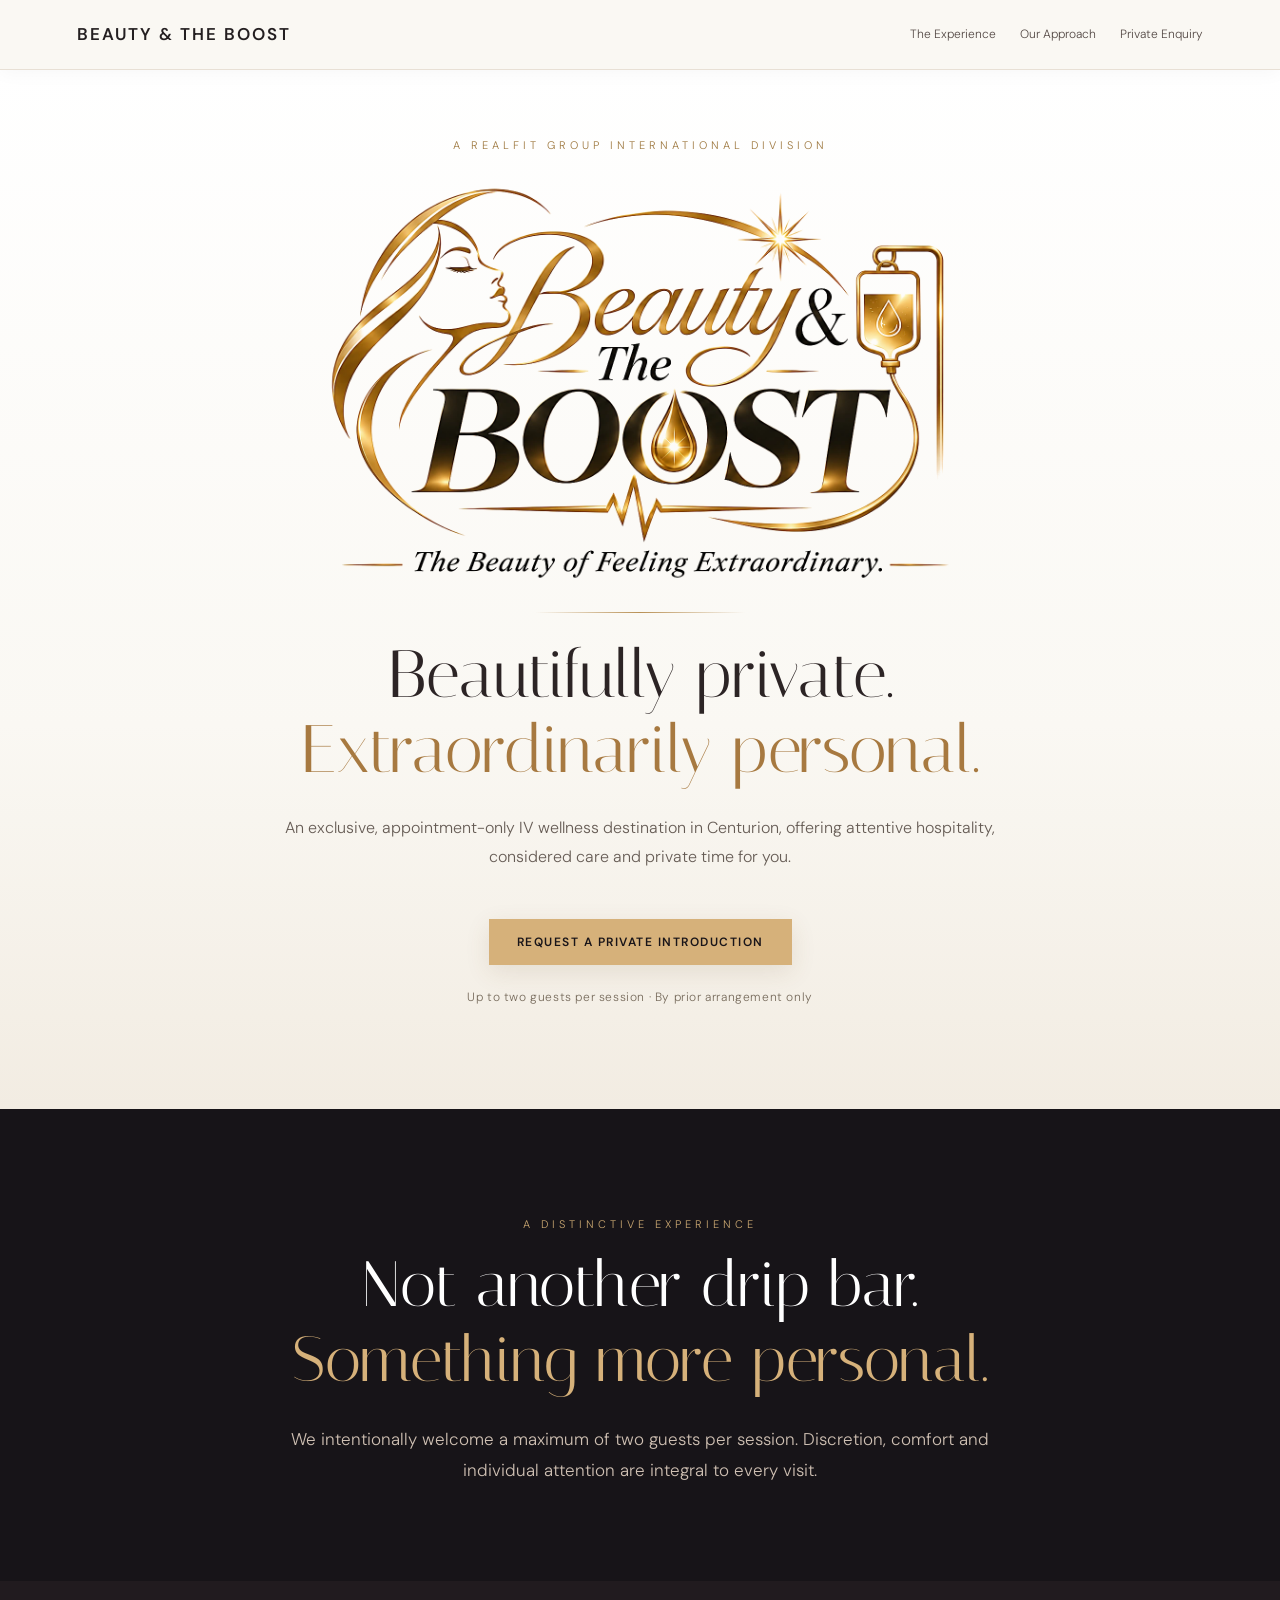
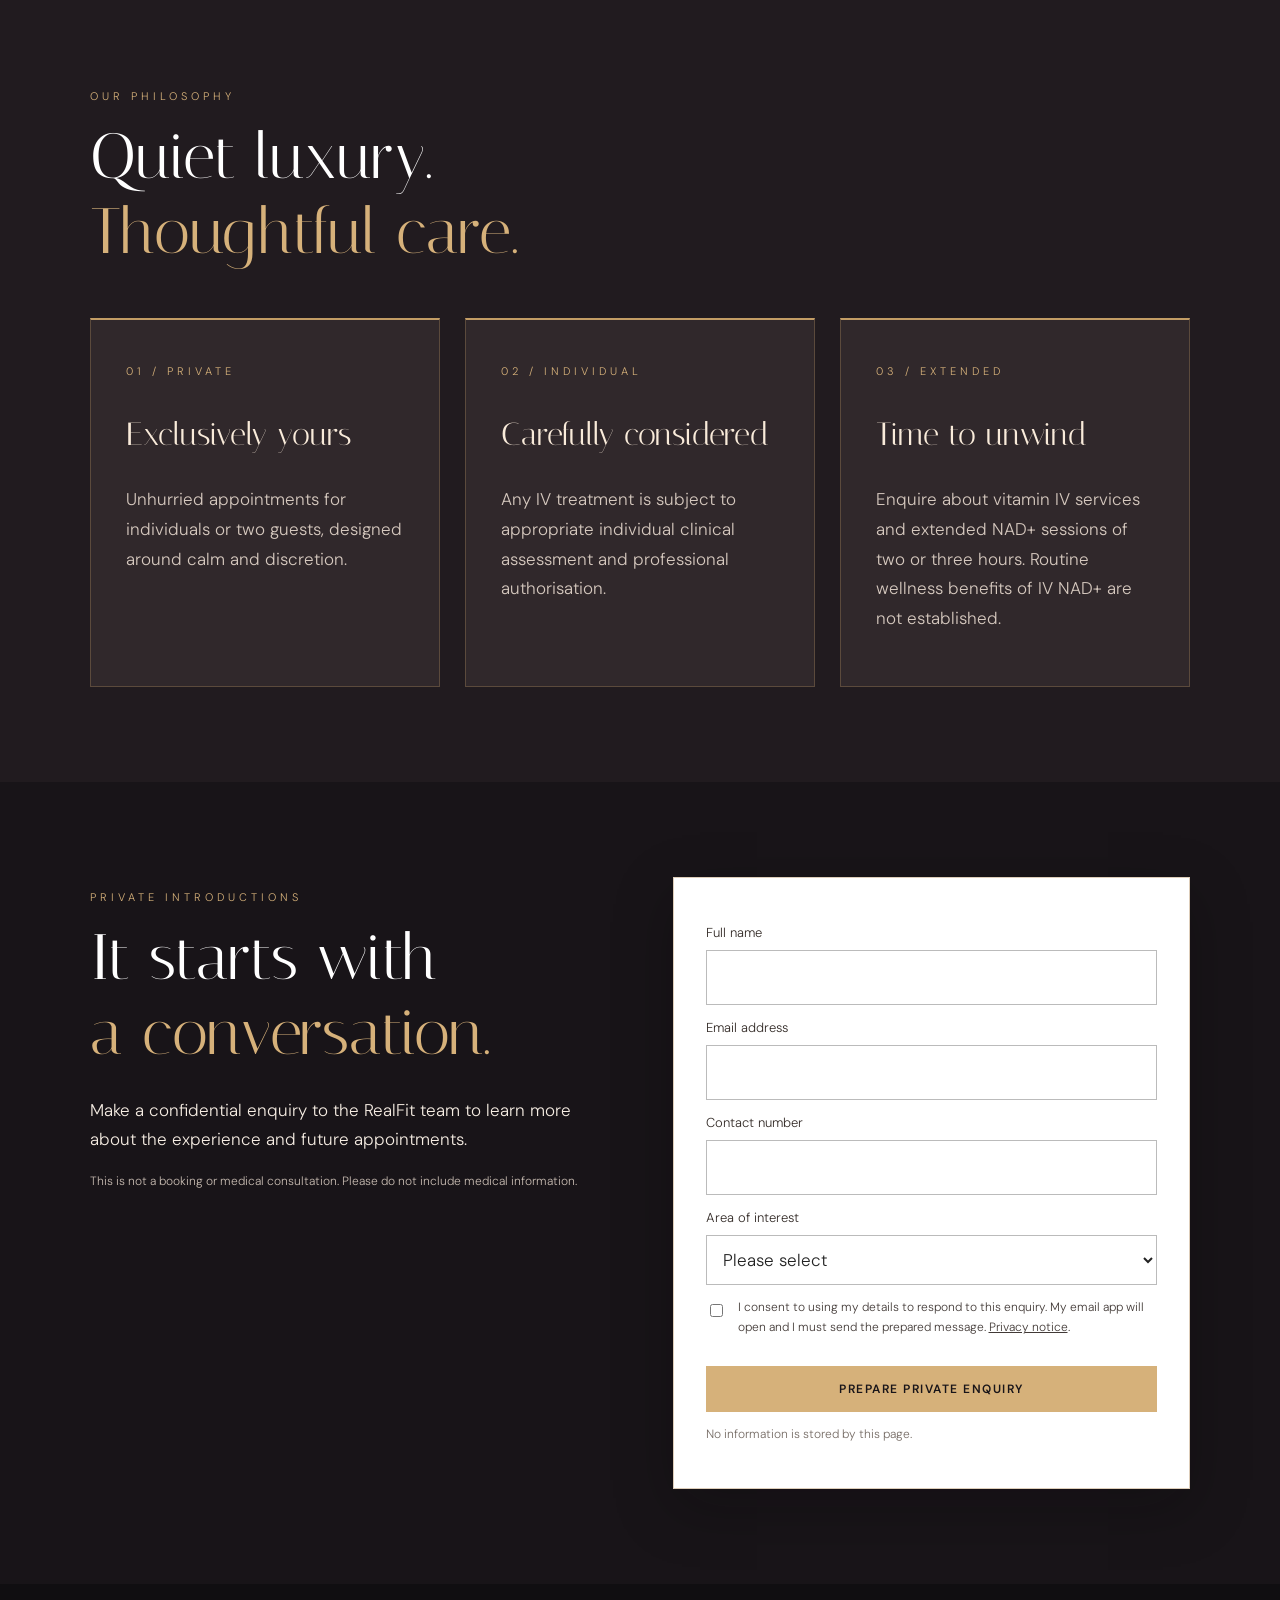
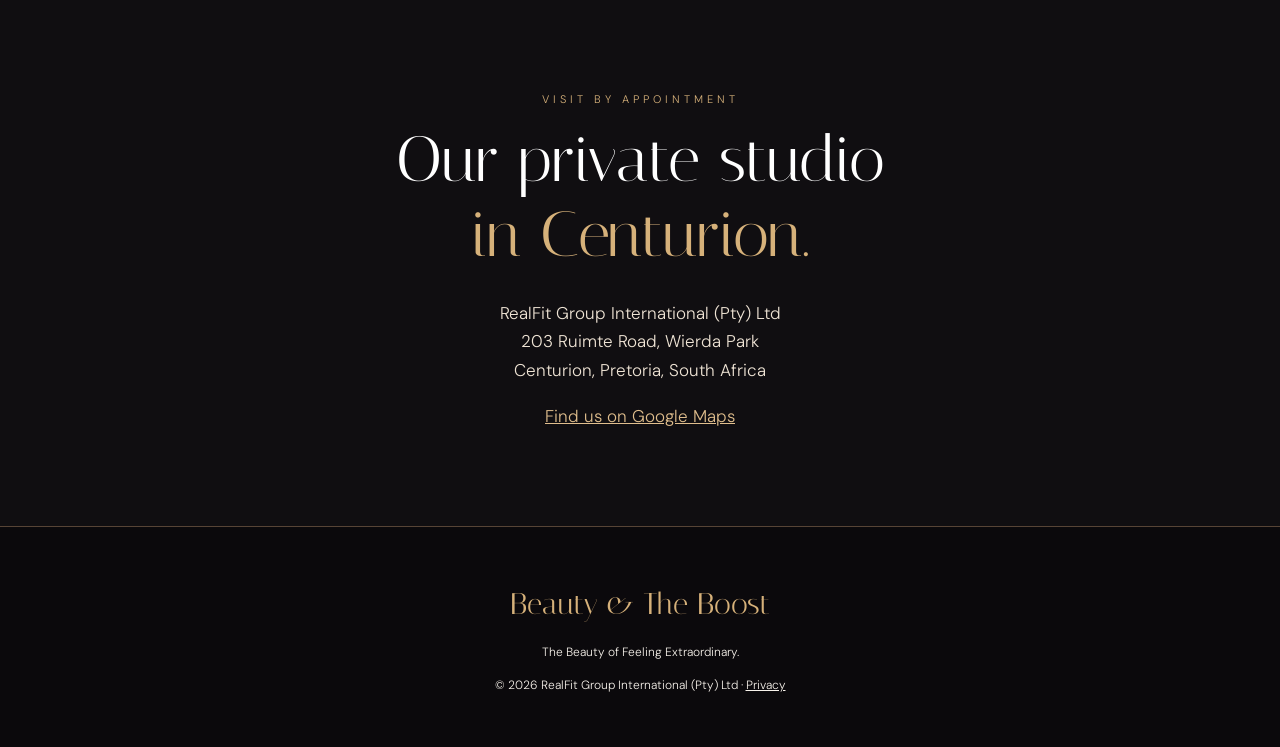
<file: beauty-and-the-boost-site/index.html>
<!doctype html><html lang="en"><head><meta charset="utf-8"><meta name="viewport" content="width=device-width,initial-scale=1"><meta name="description" content="Beauty & The Boost private IV wellness experiences by RealFit Group International, Centurion."><title>Beauty & The Boost | The Beauty of Feeling Extraordinary</title><link href="https://fonts.googleapis.com/css2?family=DM+Sans:wght@300;400;500;600&family=Italiana&display=swap" rel="stylesheet"><style>:root{--g:#d6b17a;--d:#161319;--w:#f6f0e7}*{box-sizing:border-box}html{scroll-behavior:smooth}body{margin:0;background:var(--d);color:var(--w);font:300 17px/1.7 'DM Sans',sans-serif}a{color:inherit}header{display:flex;align-items:center;justify-content:space-between;gap:20px;padding:20px 6%;border-bottom:1px solid #59483c}header>a{font-weight:600;color:var(--g);text-decoration:none;letter-spacing:2px}nav{display:flex;gap:24px}nav a{font-size:12px;text-decoration:none}.ey{font-size:11px;letter-spacing:4px;text-transform:uppercase;color:var(--g)}h1,h2,h3,.brand{font-family:Italiana,Georgia,serif;font-weight:400;line-height:1.17}h1{font-size:clamp(54px,8vw,110px);margin:25px 0}h2{font-size:clamp(38px,5vw,65px);margin:14px 0 26px}h3{font-size:32px}em{font-style:normal;color:var(--g)}.hero{padding:110px 22px;min-height:83vh;text-align:center;background:radial-gradient(ellipse at top,#4d372d,#171319 65%)}.brand{font-size:clamp(36px,5vw,70px);color:var(--g);margin:20px auto}.tagline{font:italic 19px Georgia,serif;letter-spacing:1px}.line{height:1px;background:var(--g);max-width:160px;margin:30px auto}.desc{max-width:660px;margin:25px auto}.btn{display:inline-block;margin-top:22px;padding:14px 27px;background:var(--g);border:1px solid var(--g);color:#191519;text-transform:uppercase;letter-spacing:1.5px;font:600 12px 'DM Sans',sans-serif;text-decoration:none;cursor:pointer}.note{font-size:12px;color:#bcb0a4}.section{padding:95px 7%}.wrap{max-width:1100px;margin:auto}.light{background:var(--w);color:#28222a}.center{text-align:center}.lead{max-width:750px;margin:auto}.cards{display:grid;grid-template-columns:repeat(3,1fr);gap:25px;margin-top:48px}.card{padding:35px;border:1px solid #685445;background:#272024}.card p{color:#ddd0bf}.two{display:grid;grid-template-columns:1fr 1fr;gap:65px;align-items:start}.form{background:white;padding:32px;border:1px solid #d8c8b4}.form label{display:block;font-size:13px;margin:12px 0 6px}.form input,.form select{width:100%;padding:12px;border:1px solid #bbb;font:inherit;background:white;color:#222}.form .consent{display:flex;gap:12px;font-size:12px}.consent input{width:auto;align-self:flex-start;margin-top:7px}.form button{width:100%}footer{text-align:center;padding:40px;border-top:1px solid #574436;font-size:12px}@media(max-width:750px){header{flex-direction:column}nav{gap:13px}.section{padding:65px 22px}.cards,.two{grid-template-columns:1fr}.hero{padding:75px 20px}}.official-logo{display:block;width:min(560px,94vw);height:auto;margin:0 auto 18px;box-shadow:0 16px 65px #0007;border:1px solid #b99b75}.hero .brand{display:none}
/* Beauty & The Boost luxury ivory launch refresh, November 2026 */
:root{--ivory:#faf8f3;--ivory-deep:#f2ece2;--ink:#241f21;--champagne:#b48a51}
body{background:#171319;color:#f8f3ec}
header{background:var(--ivory);border-bottom:1px solid #e8e0d5;box-shadow:0 3px 18px rgba(32,23,18,.035);position:relative}
header>a{color:var(--ink);font-weight:600}
header nav a{color:#534844}
header nav a:hover{color:#946934}
.hero{background:linear-gradient(180deg,#fff 0%,var(--ivory) 63%,var(--ivory-deep) 100%);color:var(--ink);padding:58px 22px 90px;min-height:auto}
.hero .ey{color:#9d773e;margin:0 auto 16px}
.hero .official-logo{display:block;width:min(720px,96%);height:auto;max-width:100%;margin:0 auto 0;border:0;box-shadow:none;background:#fff;mix-blend-mode:multiply;object-fit:contain}
.hero .line{background:linear-gradient(90deg,transparent,#b99156,transparent);max-width:270px;margin:7px auto 25px}
.hero h1{font-size:clamp(38px,5.2vw,72px);line-height:1.12;color:#2c2425;margin:22px auto 15px}
.hero h1 em{color:#a77940}
.hero .desc{color:#665c55;font-size:16px;line-height:1.85;max-width:740px}
.hero .note{color:#766a5b;letter-spacing:.05em;margin-top:22px}
.hero .btn{box-shadow:0 7px 24px rgba(112,82,43,.12)}
.section.light.center{background:#171418;color:#f5eadd}
.section.light.center .ey{color:#cba872}
.section.light.center h2{color:#fff}
.section.light.center .lead{color:#cfc0b3;line-height:1.85}
#approach{background:#211b1f;color:#f6ecdf}
#approach h2{color:#fff}
#approach .card{background:#30282b;border:1px solid rgba(219,176,110,.25);border-top:2px solid #c39d65}
#approach .card h3{color:#f9ebda}
#approach .card p{color:#d6c9bf;line-height:1.75}
#enquire{background:#181418;color:#f6ede3}
#enquire h2{color:#fff}
#enquire .note{color:#c8bcb2}
#enquire .form{color:#332b27;background:#fff;border-color:#ddcdb9;box-shadow:0 18px 55px #08060940}
#enquire .form .note{color:#756b64}
#enquire .form .consent{color:#423a37}
.section.center:last-of-type{background:#100e11;color:#efe4d5}
.section.center:last-of-type h2{color:#fff}
.section.center:last-of-type a{color:#e0be8d}
footer{background:#0b090c}
@media(max-width:750px){.hero{padding:43px 16px 65px}.hero .official-logo{width:min(680px,100%)}.hero h1{font-size:clamp(34px,8vw,52px)}.hero .desc{font-size:15px}.section{padding:70px 22px}header{padding:17px 20px}}

/* Logo fidelity correction: native-res display with generous breathing room */
.hero .official-logo{
 display:block;
 width:min(430px,80vw);
 max-width:100%;
 height:auto;
 aspect-ratio:4 / 3;
 object-fit:contain;
 border:none;
 border-radius:0;
 box-shadow:none;
 background:transparent;
 margin:8px auto 20px;
 image-rendering:auto;
}
.hero{padding-top:66px}
.hero .ey{margin-bottom:24px}
.hero .line{max-width:210px;margin:20px auto 29px}
@media(max-width:600px){.hero .official-logo{width:min(360px,89vw);margin:0 auto 16px}.hero{padding-top:45px}}

/* High-resolution approved brand image replaces former 5KB data-URI thumbnail */
.hero .official-logo{width:min(640px,92vw);max-width:100%;height:auto;aspect-ratio:auto;object-fit:contain;image-rendering:auto;display:block;margin:0 auto 24px;border:0;box-shadow:none;background:transparent}
.hero .line{margin:10px auto 25px}
@media(max-width:600px){.hero .official-logo{width:min(520px,94vw);margin:0 auto 20px}}
</style></head><body><header><a href="#top">BEAUTY & THE BOOST</a><nav><a href="#experience">The Experience</a><a href="#approach">Our Approach</a><a href="#enquire">Private Enquiry</a></nav></header><main><section class="hero" id="top"><p class="ey">A REALFIT GROUP INTERNATIONAL DIVISION</p><img class="official-logo" src="assets/beauty-and-the-boost-logo-premium-v6.webp" alt="Beauty & The Boost — The Beauty of Feeling Extraordinary. Approved gold logo with IV and heartbeat" width="1346" height="862"><div class="tagline" style="display:none">The Beauty of Feeling Extraordinary.</div><div class="line"></div><h1>Beautifully private.<br><em>Extraordinarily personal.</em></h1><p class="desc">An exclusive, appointment-only IV wellness destination in Centurion, offering attentive hospitality, considered care and private time for you.</p><a href="#enquire" class="btn">Request a Private Introduction</a><p class="note">Up to two guests per session · By prior arrangement only</p></section><section class="section light center" id="experience"><div class="wrap"><p class="ey">A DISTINCTIVE EXPERIENCE</p><h2>Not another drip bar.<br><em>Something more personal.</em></h2><p class="lead">We intentionally welcome a maximum of two guests per session. Discretion, comfort and individual attention are integral to every visit.</p></div></section><section class="section" id="approach"><div class="wrap"><p class="ey">OUR PHILOSOPHY</p><h2>Quiet luxury.<br><em>Thoughtful care.</em></h2><div class="cards"><article class="card"><span class="ey">01 / PRIVATE</span><h3>Exclusively yours</h3><p>Unhurried appointments for individuals or two guests, designed around calm and discretion.</p></article><article class="card"><span class="ey">02 / INDIVIDUAL</span><h3>Carefully considered</h3><p>Any IV treatment is subject to appropriate individual clinical assessment and professional authorisation.</p></article><article class="card"><span class="ey">03 / EXTENDED</span><h3>Time to unwind</h3><p>Enquire about vitamin IV services and extended NAD+ sessions of two or three hours. Routine wellness benefits of IV NAD+ are not established.</p></article></div></div></section><section class="section light" id="enquire"><div class="wrap two"><div><p class="ey">PRIVATE INTRODUCTIONS</p><h2>It starts with<br><em>a conversation.</em></h2><p>Make a confidential enquiry to the RealFit team to learn more about the experience and future appointments.</p><p class="note">This is not a booking or medical consultation. Please do not include medical information.</p></div><form class="form" id="f"><label for="n">Full name</label><input required id="n" autocomplete="name" maxlength="90"><label for="e">Email address</label><input required type="email" id="e" autocomplete="email"><label for="p">Contact number</label><input id="p" autocomplete="tel" type="tel"><label for="i">Area of interest</label><select required id="i"><option value="">Please select</option><option>Private studio introduction</option><option>Vitamin IV services</option><option>NAD+ IV — 2-hour session</option><option>NAD+ IV — 3-hour session</option><option>Appointment for two guests</option></select><label class="consent"><input type="checkbox" required><span>I consent to using my details to respond to this enquiry. My email app will open and I must send the prepared message. <a href="privacy.html">Privacy notice</a>.</span></label><button type="submit" class="btn">Prepare Private Enquiry</button><p class="note" id="status">No information is stored by this page.</p></form></div></section><section class="section center"><p class="ey">VISIT BY APPOINTMENT</p><h2>Our private studio<br><em>in Centurion.</em></h2><p>RealFit Group International (Pty) Ltd<br>203 Ruimte Road, Wierda Park<br>Centurion, Pretoria, South Africa</p><a href="https://www.google.com/maps/search/?api=1&query=203%20Ruimte%20Road%20Wierda%20Park%20Centurion%20South%20Africa" target="_blank" rel="noopener">Find us on Google Maps</a></section></main><footer><div class="brand" style="font-size:30px">Beauty & The Boost</div><p>The Beauty of Feeling Extraordinary.</p><p>© 2026 RealFit Group International (Pty) Ltd · <a href="privacy.html">Privacy</a></p></footer><script>document.querySelector('#f').addEventListener('submit',e=>{e.preventDefault();const v=id=>document.getElementById(id).value.trim(),body=['Private introduction enquiry','Name: '+v('n'),'Email: '+v('e'),'Phone: '+v('p'),'Interest: '+v('i'),'Please contact me.'].join('\n');location.href='mailto:fit@realfit.co.za?subject='+encodeURIComponent('Beauty & The Boost — Private Enquiry')+'&body='+encodeURIComponent(body);document.querySelector('#status').textContent='Please send the prepared email in your email application to complete your enquiry.'})</script></body></html>
</file>
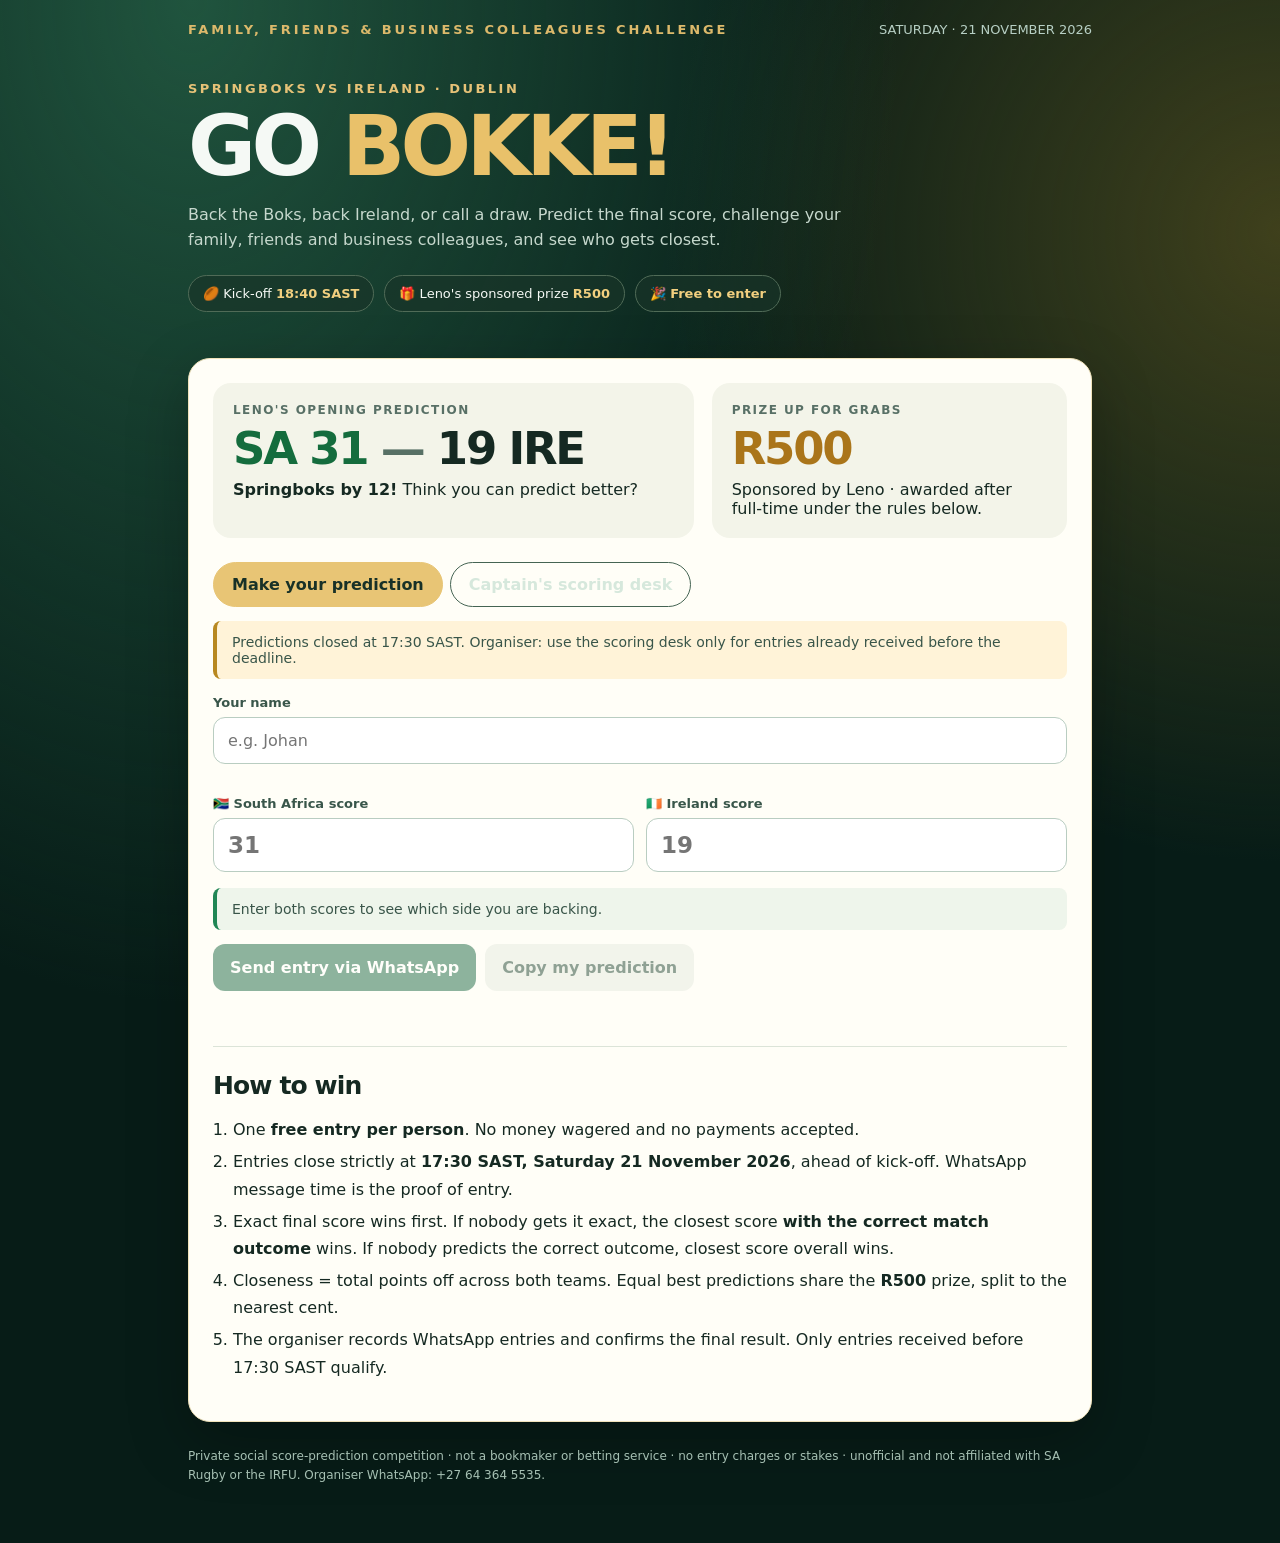
<file: bokke-ireland-2026/index.html>
<!doctype html>
<html lang="en"><head>
<meta charset="utf-8"><meta name="viewport" content="width=device-width, initial-scale=1">
<title>Bokke v Ireland | Family, Friends & Business Colleagues Challenge</title>
<meta name="description" content="A free Family, Friends & Business Colleagues Springboks vs Ireland score prediction challenge for 21 November 2026.">
<style>
:root{font-family:system-ui,-apple-system,BlinkMacSystemFont,"Segoe UI",sans-serif;color:#f5f9f5;background:#071c17;font-synthesis:none}
*{box-sizing:border-box}body{margin:0;min-height:100vh;background:radial-gradient(ellipse at 15% 0%,#20543e 0%,transparent 46%),radial-gradient(ellipse at 100% 15%,#3f401c 0%,transparent 34%),#071c17}button,input,textarea{font:inherit}
.wrap{max-width:940px;margin:0 auto;padding:22px 18px 58px}.top{display:flex;justify-content:space-between;gap:16px;align-items:center}.brand{font-size:13px;letter-spacing:.22em;font-weight:900;color:#dcb96b}.day{color:#b7cfc4;font-size:13px}
.hero{padding:44px 0 24px}.kicker{font-size:13px;text-transform:uppercase;letter-spacing:.19em;color:#e6c277;font-weight:800}
h1{font-size:clamp(44px,7.7vw,83px);letter-spacing:-.055em;line-height:.98;margin:10px 0 14px;font-weight:900}h1 em{font-style:normal;color:#e9c16a}
.sub{color:#c6d8cd;line-height:1.55;max-width:680px}
.meta{display:flex;gap:10px;flex-wrap:wrap;margin:22px 0}.chip{border:1px solid #506b57;background:#193428a8;border-radius:80px;padding:10px 14px;font-size:13px}
.chip strong{color:#f1cf7f}
.panel{background:#fffef7;color:#152922;border:1px solid #f1e3bb;border-radius:22px;padding:24px;box-shadow:0 20px 60px #0004}
.grid{display:grid;grid-template-columns:1.15fr .85fr;gap:18px}.card{border-radius:18px;background:#f3f4e9;padding:20px}.label{color:#587066;text-transform:uppercase;font-size:12px;letter-spacing:.12em;font-weight:800}.huge{font-size:45px;font-weight:900;line-height:1.05;letter-spacing:-.05em;margin:8px 0}.green{color:#146c3d}.gold{color:#aa751a}h2{font-size:25px;letter-spacing:-.035em;margin:6px 0 7px}p{line-height:1.55}small{color:#60746b}
.tabs{display:flex;gap:7px;flex-wrap:wrap;margin:24px 0 14px}.tab{border:1px solid #456453;color:#d6e8dc;border-radius:60px;background:transparent;padding:12px 18px;font-weight:800;cursor:pointer}.tab.active{background:#e8c575;color:#183127;border-color:#e8c575}
section[hidden]{display:none!important}
.field{margin:16px 0}.field label{display:block;font-size:13px;font-weight:800;margin:0 0 7px;color:#39564a}input,textarea{width:100%;border:1px solid #b9cdc1;border-radius:12px;padding:13px 14px;background:#fff;color:#152922;outline-color:#147d4e}input[type=number]{font-size:23px;font-weight:800}textarea{min-height:125px;resize:vertical}.scores{display:grid;grid-template-columns:1fr 1fr;gap:12px}
.action{display:inline-flex;align-items:center;justify-content:center;border:0;border-radius:12px;background:#12633c;color:white;font-weight:800;padding:13px 17px;cursor:pointer;text-decoration:none;min-height:47px}.action:hover{background:#0e512f}.action.secondary{background:#e5eadf;color:#163d2a}.action.goldbutton{background:#d3a84f;color:#1a2c1e}.action:disabled{opacity:.48;cursor:not-allowed}.actions{display:flex;flex-wrap:wrap;gap:9px;margin-top:14px}
.notice{padding:13px 15px;background:#eef5eb;border-left:4px solid #208655;border-radius:8px;font-size:14px;color:#395549}.warning{background:#fff3d8;border-color:#b88820}.status{min-height:18px;margin:13px 0 0;font-weight:700}.muted{color:#577065}.divider{border:0;border-top:1px solid #dce4d8;margin:24px 0}.rules{padding-left:20px;line-height:1.7}.rules li{margin-bottom:5px}
.tablewrap{overflow:auto;border:1px solid #e0e7dc;border-radius:14px;margin:15px 0}table{width:100%;border-collapse:collapse;min-width:520px}th,td{padding:13px 12px;text-align:left;border-bottom:1px solid #e0e7dc}th{font-size:11px;letter-spacing:.1em;color:#507061;text-transform:uppercase;background:#f3f6ef}td{font-size:14px}tr:last-child td{border-bottom:0}.mini{border:0;border-radius:7px;background:#f5dbd5;color:#963d32;cursor:pointer;padding:7px 10px;font-weight:700}
.winners{background:#fcf2d8;border:1px solid #e5c787;border-radius:15px;padding:18px;margin-top:14px}
footer{font-size:12px;color:#a6c0b3;margin-top:25px;line-height:1.6}
@media(max-width:650px){.grid{grid-template-columns:1fr}.panel{padding:17px}.wrap{padding:18px 12px 38px}.hero{padding:30px 5px 15px}.top{align-items:flex-start}.day{text-align:right}.huge{font-size:39px}.scores{gap:9px}}
@media print{body{background:#fff}.panel{box-shadow:none}.top,.tabs,.actions,.mini,footer,#entryTab,.field textarea{display:none!important}#deskTab{display:block!important}.wrap{max-width:none}.hero{color:#163a28;padding:8px}.sub,.kicker{color:#264534}}
</style>
</head>
<body><div class="wrap">
<div class="top"><div class="brand">FAMILY, FRIENDS & BUSINESS COLLEAGUES CHALLENGE</div><div class="day">SATURDAY · 21 NOVEMBER 2026</div></div>
<div class="hero"><div class="kicker">Springboks vs Ireland · Dublin</div><h1>GO <em>BOKKE!</em></h1><p class="sub">Back the Boks, back Ireland, or call a draw. Predict the final score, challenge your family, friends and business colleagues, and see who gets closest.</p><div class="meta"><div class="chip">🏉 Kick-off <strong>18:40 SAST</strong></div><div class="chip">🎁 Leno's sponsored prize <strong>R500</strong></div><div class="chip">🎉 <strong>Free to enter</strong></div></div></div>
<div class="panel">
<div class="grid">
<div class="card"><div class="label">Leno's opening prediction</div><div class="huge"><span class="green">SA 31</span> <span class="muted">—</span> 19 IRE</div><div><strong>Springboks by 12!</strong> Think you can predict better?</div></div>
<div class="card"><div class="label">Prize up for grabs</div><div class="huge gold">R500</div><div>Sponsored by Leno · awarded after full-time under the rules below.</div></div>
</div>
<div class="tabs" role="tablist"><button class="tab active" id="entryButton" type="button" aria-selected="true">Make your prediction</button><button class="tab" id="deskButton" type="button" aria-selected="false">Captain's scoring desk</button></div>
<section id="entryTab">
<div id="openNotice" class="notice">Submit your prediction via WhatsApp by 17:30 South African time. Only WhatsApp messages actually sent to the organiser count as entries.</div>
<form id="entryForm">
<div class="field"><label for="participant">Your name</label><input id="participant" maxlength="60" placeholder="e.g. Johan" autocomplete="name" required></div>
<div class="scores">
<div class="field"><label for="predictSA">🇿🇦 South Africa score</label><input id="predictSA" type="number" min="0" max="150" step="1" placeholder="31" required></div>
<div class="field"><label for="predictIRE">🇮🇪 Ireland score</label><input id="predictIRE" type="number" min="0" max="150" step="1" placeholder="19" required></div>
</div><div id="pickLabel" class="notice">Enter both scores to see which side you're backing.</div>
<div class="actions"><button class="action" id="sendButton" type="submit">Send entry via WhatsApp</button><button class="action secondary" id="copyButton" type="button">Copy my prediction</button></div>
<div class="status" id="entryStatus" role="status"></div></form>
<hr class="divider">
<h2>How to win</h2>
<ol class="rules"><li>One <strong>free entry per person</strong>. No money wagered and no payments accepted.</li><li>Entries close strictly at <strong>17:30 SAST, Saturday 21 November 2026</strong>, ahead of kick-off. WhatsApp message time is the proof of entry.</li><li>Exact final score wins first. If nobody gets it exact, the closest score <strong>with the correct match outcome</strong> wins. If nobody predicts the correct outcome, closest score overall wins.</li><li>Closeness = total points off across both teams. Equal best predictions share the <strong>R500</strong> prize, split to the nearest cent.</li><li>The organiser records WhatsApp entries and confirms the final result. Only entries received before 17:30 SAST qualify.</li></ol>
</section>
<section id="deskTab" hidden>
<h2>Captain's scoring desk</h2><p class="muted">Record entries you received by WhatsApp, enter the actual full-time score, and calculate the winner. Entries and scores are saved <strong>only on this browser/device</strong>, not on a shared server. Export a backup before changing phones.</p>
<div class="notice warning">This desk is an organiser's local record, not a live shared scoreboard. Leno's 31–19 prediction is preloaded; add everyone else's WhatsApp entries received before 17:30 here.</div>
<div class="field"><label for="pasteEntry">Paste a participant's WhatsApp message</label><textarea id="pasteEntry" placeholder="Name: Johan&#10;South Africa: 27&#10;Ireland: 24"></textarea></div>
<div class="actions"><button class="action secondary" id="importButton" type="button">Import pasted entry</button></div>
<hr class="divider">
<h2>Add entry manually</h2>
<div class="field"><label for="adminName">Name</label><input id="adminName" maxlength="60" placeholder="Friend or family member"></div>
<div class="scores"><div class="field"><label for="adminSA">South Africa</label><input id="adminSA" type="number" min="0" max="150" step="1"></div><div class="field"><label for="adminIRE">Ireland</label><input id="adminIRE" type="number" min="0" max="150" step="1"></div></div>
<div class="actions"><button class="action" type="button" id="addEntry">Add to scoreboard</button><button class="action secondary" id="exportCSV" type="button">Export entries CSV</button><button class="action secondary" id="backupJSON" type="button">Backup JSON</button><label class="action secondary" for="restoreFile" style="cursor:pointer">Restore backup</label><input id="restoreFile" type="file" accept=".json,application/json" style="display:none"></div>
<div class="status" id="deskStatus" role="status"></div>
<div class="tablewrap"><table><thead><tr><th>Name</th><th>SA</th><th>Ireland</th><th>Pick</th><th></th></tr></thead><tbody id="entryRows"></tbody></table></div>
<div class="notice" id="entryCount">1 prediction recorded.</div>
<hr class="divider">
<h2>Final score &amp; prize calculation</h2>
<div class="scores"><div class="field"><label for="actualSA">Final South Africa score</label><input id="actualSA" type="number" min="0" max="150" step="1" placeholder="SA"></div><div class="field"><label for="actualIRE">Final Ireland score</label><input id="actualIRE" type="number" min="0" max="150" step="1" placeholder="IRE"></div></div>
<div class="actions"><button class="action goldbutton" type="button" id="settleButton">Calculate R500 winner(s)</button><button class="action secondary" type="button" id="printButton">Print results</button></div>
<div id="results" role="status"></div>
</section>
</div>
<footer>Private social score-prediction competition · not a bookmaker or betting service · no entry charges or stakes · unofficial and not affiliated with SA Rugby or the IRFU. Organiser WhatsApp: +27 64 364 5535.</footer>
</div>
<script>
(function(){
'use strict';
var KEY='bokke_ireland_family_2026_entries_v1', FINAL='bokke_ireland_family_2026_final_v1';
var LOCK=Date.parse('2026-11-21T15:30:00Z');
var seed=[{name:'Leno',sa:31,ire:19}];
function el(id){return document.getElementById(id)}
function escapeHTML(s){return String(s).replace(/[&<>"']/g,function(c){return {'&':'&amp;','<':'&lt;','>':'&gt;','"':'&quot;',"'":'&#39;'}[c]})}
function pick(sa,ire){return sa>ire?'South Africa':sa<ire?'Ireland':'Draw'}
function parseScore(v){if(v===''||v===null||v===undefined)return null;var n=Number(v);return Number.isInteger(n)&&n>=0&&n<=150?n:null}
function getEntries(){try{var stored=JSON.parse(localStorage.getItem(KEY));if(Array.isArray(stored))return stored.filter(function(x){return x&&typeof x.name==='string'&&parseScore(x.sa)!==null&&parseScore(x.ire)!==null})}catch(e){}return seed.slice()}
function saveEntries(xs){localStorage.setItem(KEY,JSON.stringify(xs))}
function status(id,message,ok){el(id).textContent=message;el(id).style.color=ok?'#21744a':'#a14032'}
function readEntry(){var name=el('participant').value.trim(),sa=parseScore(el('predictSA').value),ire=parseScore(el('predictIRE').value);if(!name||name.length>60||sa===null||ire===null){status('entryStatus','Please enter your name and two whole-number scores (0–150).',false);return null}return {name:name.replace(/\|/g,'-'),sa:sa,ire:ire}}
function buildMessage(e){return 'BOKS26 - FAMILY SCORE CHALLENGE\nName: '+e.name+'\nSouth Africa: '+e.sa+'\nIreland: '+e.ire+'\nPick: '+pick(e.sa,e.ire)+'\nFree entry - no stake\nDeadline: 21 Nov 2026, 17:30 SAST'}
function tick(){var closed=Date.now()>=LOCK;el('sendButton').disabled=closed;el('copyButton').disabled=closed;el('openNotice').textContent=closed?'Predictions closed at 17:30 SAST. Organiser: use the scoring desk only for entries already received before the deadline.':'Submit your prediction through WhatsApp before 17:30 SAST. Only messages actually sent to the organiser count as entries.';el('openNotice').className=closed?'notice warning':'notice'}
function updatePick(){var a=parseScore(el('predictSA').value),b=parseScore(el('predictIRE').value);el('pickLabel').textContent=a===null||b===null?'Enter both scores to see which side you are backing.':'Your pick: '+pick(a,b)+' '+a+'–'+b}
function showTab(name){var desk=name==='desk';el('deskTab').hidden=!desk;el('entryTab').hidden=desk;el('deskButton').classList.toggle('active',desk);el('entryButton').classList.toggle('active',!desk);el('deskButton').setAttribute('aria-selected',String(desk));el('entryButton').setAttribute('aria-selected',String(!desk));if(desk)render()}
el('deskButton').addEventListener('click',function(){showTab('desk')});
el('entryButton').addEventListener('click',function(){showTab('entry')});
el('predictSA').addEventListener('input',updatePick);el('predictIRE').addEventListener('input',updatePick);
el('entryForm').addEventListener('submit',function(ev){ev.preventDefault();if(Date.now()>=LOCK){tick();return}var e=readEntry();if(!e)return;var url='https://wa.me/27643645535?text='+encodeURIComponent(buildMessage(e));window.open(url,'_blank','noopener,noreferrer');status('entryStatus','WhatsApp opened. Press SEND in WhatsApp to complete your entry. It is not submitted until you send it.',true)});
el('copyButton').addEventListener('click',function(){if(Date.now()>=LOCK){tick();return}var e=readEntry();if(!e)return;var txt=buildMessage(e);if(navigator.clipboard&&navigator.clipboard.writeText){navigator.clipboard.writeText(txt).then(function(){status('entryStatus','Prediction copied. Send it to the organiser by 17:30 SAST.',true)}).catch(function(){status('entryStatus','Could not copy automatically. Use WhatsApp instead.',false)})}else{status('entryStatus','Copy is unavailable in this browser. Use the WhatsApp button.',false)}});
function validEntry(name,sa,ire){name=String(name||'').trim();sa=parseScore(sa);ire=parseScore(ire);if(!name||name.length>60||sa===null||ire===null){status('deskStatus','Please supply a name and whole-number scores from 0 to 150.',false);return false}var xs=getEntries(),index=xs.findIndex(function(x){return x.name.toLowerCase()===name.toLowerCase()});if(index>=0){if(!confirm('Replace existing prediction for '+xs[index].name+'? Only the original pre-kickoff submission should count.'))return false;xs[index]={name:name,sa:sa,ire:ire}}else xs.push({name:name,sa:sa,ire:ire});saveEntries(xs);render();status('deskStatus','Saved '+name+' — SA '+sa+', Ireland '+ire+' on this device.',true);return true}
el('addEntry').addEventListener('click',function(){if(validEntry(el('adminName').value,el('adminSA').value,el('adminIRE').value)){el('adminName').value='';el('adminSA').value='';el('adminIRE').value=''}});
el('importButton').addEventListener('click',function(){var txt=el('pasteEntry').value;var n=txt.match(/(?:^|\n)\s*Name\s*:\s*(.+)/i),a=txt.match(/(?:^|\n)\s*South\s*Africa\s*:\s*(\d+)/i),b=txt.match(/(?:^|\n)\s*Ireland\s*:\s*(\d+)/i);if(!n||!a||!b){status('deskStatus','Could not read the entry. Paste the full WhatsApp message containing Name, South Africa and Ireland.',false);return}if(validEntry(n[1].trim(),a[1],b[1]))el('pasteEntry').value=''});
function render(){var xs=getEntries();el('entryCount').textContent=xs.length+' prediction'+(xs.length===1?'':'s')+' recorded on this device.';var body=el('entryRows');body.innerHTML='';xs.forEach(function(x,i){var tr=document.createElement('tr');tr.innerHTML='<td><strong>'+escapeHTML(x.name)+'</strong></td><td>'+x.sa+'</td><td>'+x.ire+'</td><td>'+escapeHTML(pick(x.sa,x.ire))+'</td><td><button type="button" class="mini" data-index="'+i+'">Remove</button></td>';body.appendChild(tr)});body.querySelectorAll('button').forEach(function(b){b.addEventListener('click',function(){var a=getEntries(),i=Number(b.getAttribute('data-index'));if(confirm('Remove '+a[i].name+' from this device?')){a.splice(i,1);saveEntries(a);render()}})})}
function score(){var sa=parseScore(el('actualSA').value),ire=parseScore(el('actualIRE').value);if(sa===null||ire===null){el('results').innerHTML='<div class="notice warning">Enter both official full-time scores first.</div>';return}localStorage.setItem(FINAL,JSON.stringify({sa:sa,ire:ire}));var xs=getEntries();if(!xs.length){el('results').innerHTML='<div class="notice warning">No participant entries recorded.</div>';return}var outcome=pick(sa,ire);var correct=xs.filter(function(x){return pick(x.sa,x.ire)===outcome});var eligible=correct.length?correct:xs;var closest=Math.min.apply(null,eligible.map(function(x){return Math.abs(x.sa-sa)+Math.abs(x.ire-ire)}));var winners=eligible.filter(function(x){return Math.abs(x.sa-sa)+Math.abs(x.ire-ire)===closest});var cents=Math.floor(50000/winners.length),remainder=50000%winners.length;var money=function(n){return 'R'+(n/100).toFixed(2)};var html='<div class="winners"><div class="label">Official result</div><div class="huge">SA '+sa+' – '+ire+' IRE</div><p><strong>'+escapeHTML(outcome==='Draw'?'Match drawn':outcome+' wins')+'</strong> · '+winners.length+' prize winner'+(winners.length===1?'':'s')+' · '+(closest===0?'Exact score!':'Combined score difference: '+closest)+'</p><h2>R500 prize allocation</h2><ul>';winners.forEach(function(x,i){html+='<li><strong>'+escapeHTML(x.name)+'</strong> — predicted '+x.sa+'–'+x.ire+' — <strong>'+money(cents+(i<remainder?1:0))+'</strong></li>'});html+='</ul><small>'+ (correct.length?'Only correct-outcome predictions were eligible.':'No correct-outcome picks; nearest score overall used.')+' Equal leaders share the R500 prize.</small></div>';var ranked=xs.map(function(x){return {name:x.name,sa:x.sa,ire:x.ire,correct:pick(x.sa,x.ire)===outcome,diff:Math.abs(x.sa-sa)+Math.abs(x.ire-ire)}}).sort(function(a,b){return Number(b.correct)-Number(a.correct)||a.diff-b.diff||a.name.localeCompare(b.name)});html+='<h2 style="margin-top:24px">Final standings</h2><div class="tablewrap"><table><thead><tr><th>Player</th><th>Prediction</th><th>Outcome</th><th>Points off</th></tr></thead><tbody>';ranked.forEach(function(x){html+='<tr><td>'+escapeHTML(x.name)+'</td><td>'+x.sa+'–'+x.ire+'</td><td>'+(x.correct?'Correct':'Incorrect')+'</td><td>'+x.diff+'</td></tr>'});html+='</tbody></table></div>';el('results').innerHTML=html}
el('settleButton').addEventListener('click',score);
el('printButton').addEventListener('click',function(){window.print()});
function download(filename,content,mime){var blob=new Blob([content],{type:mime}),url=URL.createObjectURL(blob),link=document.createElement('a');link.href=url;link.download=filename;document.body.appendChild(link);link.click();link.remove();setTimeout(function(){URL.revokeObjectURL(url)},1000)}
el('exportCSV').addEventListener('click',function(){var lines=['Name,South Africa,Ireland,Pick'];getEntries().forEach(function(x){lines.push('"'+x.name.replace(/"/g,'""')+'",'+x.sa+','+x.ire+',"'+pick(x.sa,x.ire)+'"')});download('bokke-ireland-entries.csv',lines.join('\r\n'),'text/csv;charset=utf-8')});
el('backupJSON').addEventListener('click',function(){download('bokke-ireland-backup.json',JSON.stringify({entries:getEntries(),final:localStorage.getItem(FINAL)},null,2),'application/json')});
el('restoreFile').addEventListener('change',function(e){var file=e.target.files[0];if(!file)return;var reader=new FileReader();reader.onload=function(){try{var data=JSON.parse(reader.result);if(!Array.isArray(data.entries))throw Error('No entries');var xs=data.entries.map(function(x){return {name:String(x.name||'').trim(),sa:parseScore(x.sa),ire:parseScore(x.ire)}});if(xs.some(function(x){return !x.name||x.name.length>60||x.sa===null||x.ire===null}))throw Error('Invalid entry');if(!confirm('Replace all local entries with '+xs.length+' entries from this backup?'))return;saveEntries(xs);if(data.final)localStorage.setItem(FINAL,data.final);render();status('deskStatus','Backup restored successfully.',true)}catch(err){status('deskStatus','Invalid backup file: '+err.message,false)}};reader.readAsText(file);e.target.value=''});
try{var previous=JSON.parse(localStorage.getItem(FINAL));if(previous){el('actualSA').value=previous.sa;el('actualIRE').value=previous.ire}}catch(e){}
tick();render();updatePick();
})();
</script>
</body></html>
</file>
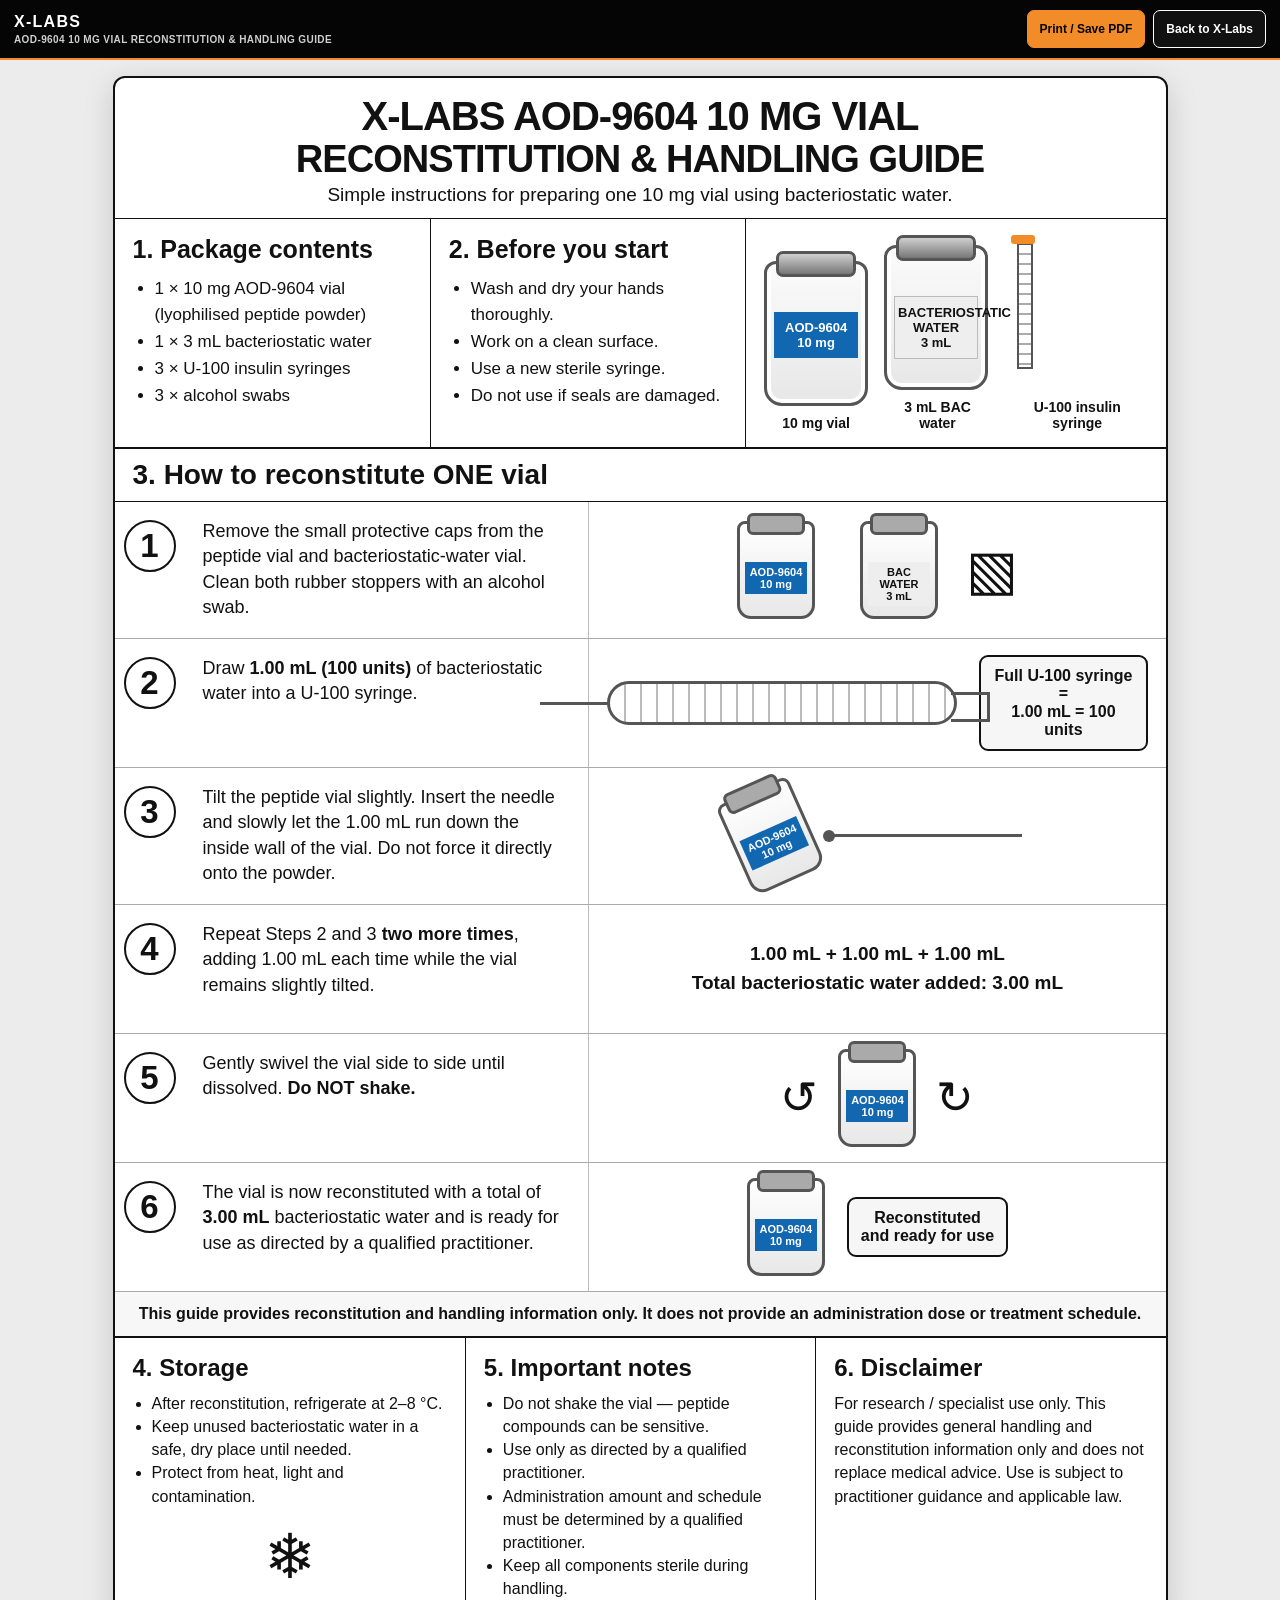
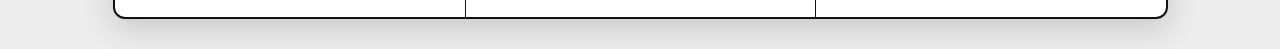
<file: g/aod10/index.html>
<!doctype html>
<html lang="en"><head>
<meta charset="utf-8"><meta name="viewport" content="width=device-width,initial-scale=1,viewport-fit=cover">
<title>X-Labs | AOD-9604 10 mg Reconstitution &amp; Handling Guide</title>
<meta name="description" content="X-Labs AOD-9604 10 mg reconstitution and handling guide.">
<meta name="theme-color" content="#050505"><link rel="canonical" href="https://www.xlabs.ltd/g/aod10/">
<style>*{box-sizing:border-box}
html,body{margin:0;background:#ececec;color:#111;font-family:Arial,Helvetica,sans-serif}
.topbar{position:sticky;top:0;z-index:10;display:flex;align-items:center;justify-content:space-between;gap:12px;padding:10px 14px;background:#050505;border-bottom:2px solid #f28c28;color:#fff}
.brand{font-weight:900;letter-spacing:.08em}.brand small{display:block;margin-top:3px;font-size:10px;font-weight:700;letter-spacing:.04em;color:#cfcfcf}
.actions{display:flex;gap:8px;flex-wrap:wrap;justify-content:flex-end}
.btn{appearance:none;border:1px solid #fff;border-radius:7px;min-height:38px;padding:0 12px;display:inline-flex;align-items:center;justify-content:center;background:#111;color:#fff;text-decoration:none;font-weight:800;font-size:12px;cursor:pointer;white-space:nowrap}
.btn.primary{background:#f28c28;border-color:#f28c28;color:#050505}
main{padding:16px 10px 30px}
.poster{width:min(1055px,100%);margin:0 auto;background:#fff;border:2px solid #111;border-radius:12px;box-shadow:0 8px 30px rgba(0,0,0,.16);overflow:hidden}
.poster-head{text-align:center;padding:18px 24px 12px;border-bottom:1px solid #111}
.poster-head h1{font-size:40px;line-height:1.02;margin:0;font-weight:900;letter-spacing:-.025em}
.poster-head h2{font-size:38px;line-height:1.02;margin:3px 0 5px;font-weight:900;letter-spacing:-.025em}
.poster-head p{font-size:19px;margin:0}
.intro{display:grid;grid-template-columns:1.05fr 1.05fr 1.4fr;border-bottom:2px solid #111}
.panel{padding:16px 18px;min-height:205px}.panel+.panel{border-left:1px solid #111}
.panel h3{margin:0 0 12px;font-size:25px;font-weight:900}
.panel ul{margin:0;padding-left:22px;font-size:17px;line-height:1.58}
.kit-visual{display:flex;align-items:end;justify-content:space-around;gap:16px}
.vial,.bac{width:104px;height:145px;border:3px solid #555;border-radius:12px 12px 18px 18px;position:relative;background:linear-gradient(#fbfbfb,#e7e7e7);box-shadow:inset 0 0 0 4px #fff}
.vial:before,.bac:before{content:'';position:absolute;left:9px;right:9px;top:-13px;height:20px;border:3px solid #555;border-radius:7px;background:linear-gradient(#cfcfcf,#777)}
.label{position:absolute;left:7px;right:7px;top:48px;text-align:center;background:#1267b1;color:#fff;padding:8px 3px;font-size:13px;font-weight:900}
.bac .label{background:#eee;color:#111;border:1px solid #bbb}
.syringe{width:33px;height:155px;position:relative}
.syringe:before{content:'';position:absolute;left:10px;top:8px;width:12px;height:122px;border:2px solid #555;background:repeating-linear-gradient(to bottom,#fff 0,#fff 8px,#555 9px,#fff 10px)}
.syringe:after{content:'';position:absolute;left:4px;top:0;width:24px;height:9px;background:#f28c28;border-radius:3px}
.caption{text-align:center;font-size:14px;font-weight:700;margin-top:9px}
.section{display:grid;grid-template-columns:70px 1.05fr 1.5fr;border-bottom:1px solid #aaa;min-height:128px}
.num{display:flex;align-items:flex-start;justify-content:center;padding-top:18px;font-size:33px;font-weight:900}
.num span{width:52px;height:52px;border:2px solid #111;border-radius:50%;display:grid;place-items:center}
.steptext{padding:17px 18px;font-size:18px;line-height:1.42}
.stepvisual{border-left:1px solid #bbb;padding:12px 18px;display:flex;align-items:center;justify-content:center;min-height:128px}
.mini-vials{display:flex;gap:45px;align-items:end}
.mini-vial{width:78px;height:98px;border:3px solid #555;border-radius:8px 8px 14px 14px;position:relative;background:linear-gradient(#fff,#e8e8e8)}
.mini-vial:before{content:'';position:absolute;left:7px;right:7px;top:-11px;height:16px;border:3px solid #555;border-radius:6px;background:#aaa}
.mini-vial .tiny{position:absolute;left:5px;right:5px;top:38px;text-align:center;font-size:11px;font-weight:900;background:#1267b1;color:#fff;padding:4px 1px}
.wipe{font-size:55px;margin-left:28px}
.u100{height:44px;width:70%;border:3px solid #555;border-radius:22px;position:relative;background:repeating-linear-gradient(to right,#fff 0,#fff 14px,#777 15px,#fff 16px)}
.u100:before{content:'';position:absolute;left:-70px;top:18px;width:70px;border-top:3px solid #555}
.u100:after{content:'';position:absolute;right:-36px;top:8px;width:36px;height:24px;border:3px solid #555;border-left:0}
.callout{margin-left:22px;border:2px solid #111;border-radius:9px;padding:10px 12px;font-weight:900;text-align:center;background:#f6f6f6}
.tilt{transform:rotate(-24deg);margin-right:22px}.needle{width:190px;border-top:3px solid #555;position:relative}.needle:before{content:'';position:absolute;left:-9px;top:-7px;width:12px;height:12px;border-radius:50%;background:#555}
.repeat{font-size:19px;text-align:center;line-height:1.5;font-weight:800}
.swirl{font-size:45px;display:flex;gap:20px;align-items:center}
.bottom{display:grid;grid-template-columns:1fr 1fr 1fr}.bottom>div{padding:16px 18px;min-height:210px}.bottom>div+div{border-left:1px solid #111}
.bottom h3{font-size:24px;margin:0 0 10px}.bottom ul{padding-left:19px;margin:0;font-size:16px;line-height:1.45}.bottom p{font-size:16px;line-height:1.45;margin:0}
.fridge{font-size:62px;text-align:center;margin-top:12px}.note-banner{padding:13px 18px;border-bottom:2px solid #111;background:#f7f7f7;text-align:center;font-weight:800;font-size:16px}
@media(max-width:720px){.poster-head h1{font-size:28px}.poster-head h2{font-size:26px}.poster-head p{font-size:15px}.intro{grid-template-columns:1fr}.panel+.panel{border-left:0;border-top:1px solid #111}.section{grid-template-columns:58px 1fr}.stepvisual{grid-column:1/3;border-left:0;border-top:1px solid #ddd}.bottom{grid-template-columns:1fr}.bottom>div+div{border-left:0;border-top:1px solid #111}.brand small{display:none}.btn{font-size:11px;padding:0 9px}main{padding:6px 4px 18px}.panel ul{font-size:16px}.poster{border-radius:0}}
@media print{@page{size:A4 portrait;margin:4mm}.topbar{display:none!important}html,body{background:#fff}main{padding:0}.poster{width:100%;box-shadow:none;border-radius:0}.poster-head h1{font-size:27px}.poster-head h2{font-size:25px}.panel{min-height:150px;padding:10px}.panel h3{font-size:18px}.panel ul,.steptext,.bottom ul,.bottom p{font-size:12px}.section{min-height:88px}.num{font-size:22px;padding-top:10px}.num span{width:36px;height:36px}.steptext{padding:10px}.stepvisual{min-height:88px;padding:8px}.bottom>div{min-height:145px;padding:10px}.poster-head{padding:10px}.kit-visual{transform:scale(.8)}}</style></head><body>
<header class="topbar"><div class="brand">X-LABS<small>AOD-9604 10 MG VIAL RECONSTITUTION &amp; HANDLING GUIDE</small></div>
<div class="actions"><button class="btn primary" type="button" onclick="window.print()">Print / Save PDF</button><a class="btn" href="https://www.xlabs.ltd/">Back to X-Labs</a></div></header>
<main><article class="poster">
<div class="poster-head"><h1>X-LABS AOD-9604 10 MG VIAL</h1><h2>RECONSTITUTION &amp; HANDLING GUIDE</h2><p>Simple instructions for preparing one 10 mg vial using bacteriostatic water.</p></div>
<div class="intro">
<div class="panel"><h3>1. Package contents</h3><ul><li>1 × 10 mg AOD-9604 vial (lyophilised peptide powder)</li><li>1 × 3 mL bacteriostatic water</li><li>3 × U-100 insulin syringes</li><li>3 × alcohol swabs</li></ul></div>
<div class="panel"><h3>2. Before you start</h3><ul><li>Wash and dry your hands thoroughly.</li><li>Work on a clean surface.</li><li>Use a new sterile syringe.</li><li>Do not use if seals are damaged.</li></ul></div>
<div class="panel"><div class="kit-visual"><div><div class="vial"><div class="label">AOD-9604<br>10 mg</div></div><div class="caption">10 mg vial</div></div><div><div class="bac"><div class="label">BACTERIOSTATIC<br>WATER<br>3 mL</div></div><div class="caption">3 mL BAC water</div></div><div><div class="syringe"></div><div class="caption">U-100 insulin syringe</div></div></div></div>
</div>
<div style="padding:10px 18px;border-bottom:1px solid #111"><h3 style="margin:0;font-size:28px">3. How to reconstitute ONE vial</h3></div>

<div class="section"><div class="num"><span>1</span></div><div class="steptext">Remove the small protective caps from the peptide vial and bacteriostatic-water vial. Clean both rubber stoppers with an alcohol swab.</div><div class="stepvisual"><div class="mini-vials"><div class="mini-vial"><div class="tiny">AOD-9604<br>10 mg</div></div><div class="mini-vial"><div class="tiny" style="background:#eee;color:#111">BAC WATER<br>3 mL</div></div></div><div class="wipe">▧</div></div></div>

<div class="section"><div class="num"><span>2</span></div><div class="steptext">Draw <b>1.00 mL (100 units)</b> of bacteriostatic water into a U-100 syringe.</div><div class="stepvisual"><div class="u100"></div><div class="callout">Full U-100 syringe =<br>1.00 mL = 100 units</div></div></div>

<div class="section"><div class="num"><span>3</span></div><div class="steptext">Tilt the peptide vial slightly. Insert the needle and slowly let the 1.00 mL run down the inside wall of the vial. Do not force it directly onto the powder.</div><div class="stepvisual"><div class="tilt"><div class="mini-vial"><div class="tiny">AOD-9604<br>10 mg</div></div></div><div class="needle"></div></div></div>

<div class="section"><div class="num"><span>4</span></div><div class="steptext">Repeat Steps 2 and 3 <b>two more times</b>, adding 1.00 mL each time while the vial remains slightly tilted.</div><div class="stepvisual"><div class="repeat">1.00 mL + 1.00 mL + 1.00 mL<br><b>Total bacteriostatic water added: 3.00 mL</b></div></div></div>

<div class="section"><div class="num"><span>5</span></div><div class="steptext">Gently swivel the vial side to side until dissolved. <b>Do NOT shake.</b></div><div class="stepvisual"><div class="swirl">↺ <div class="mini-vial"><div class="tiny">AOD-9604<br>10 mg</div></div> ↻</div></div></div>

<div class="section"><div class="num"><span>6</span></div><div class="steptext">The vial is now reconstituted with a total of <b>3.00 mL</b> bacteriostatic water and is ready for use as directed by a qualified practitioner.</div><div class="stepvisual"><div class="mini-vial"><div class="tiny">AOD-9604<br>10 mg</div></div><div class="callout">Reconstituted<br>and ready for use</div></div></div>

<div class="note-banner">This guide provides reconstitution and handling information only. It does not provide an administration dose or treatment schedule.</div>
<div class="bottom">
<div><h3>4. Storage</h3><ul><li>After reconstitution, refrigerate at 2–8 °C.</li><li>Keep unused bacteriostatic water in a safe, dry place until needed.</li><li>Protect from heat, light and contamination.</li></ul><div class="fridge">❄</div></div>
<div><h3>5. Important notes</h3><ul><li>Do not shake the vial — peptide compounds can be sensitive.</li><li>Use only as directed by a qualified practitioner.</li><li>Administration amount and schedule must be determined by a qualified practitioner.</li><li>Keep all components sterile during handling.</li></ul></div>
<div><h3>6. Disclaimer</h3><p>For research / specialist use only. This guide provides general handling and reconstitution information only and does not replace medical advice. Use is subject to practitioner guidance and applicable law.</p></div>
</div>
</article></main></body></html>
</file>
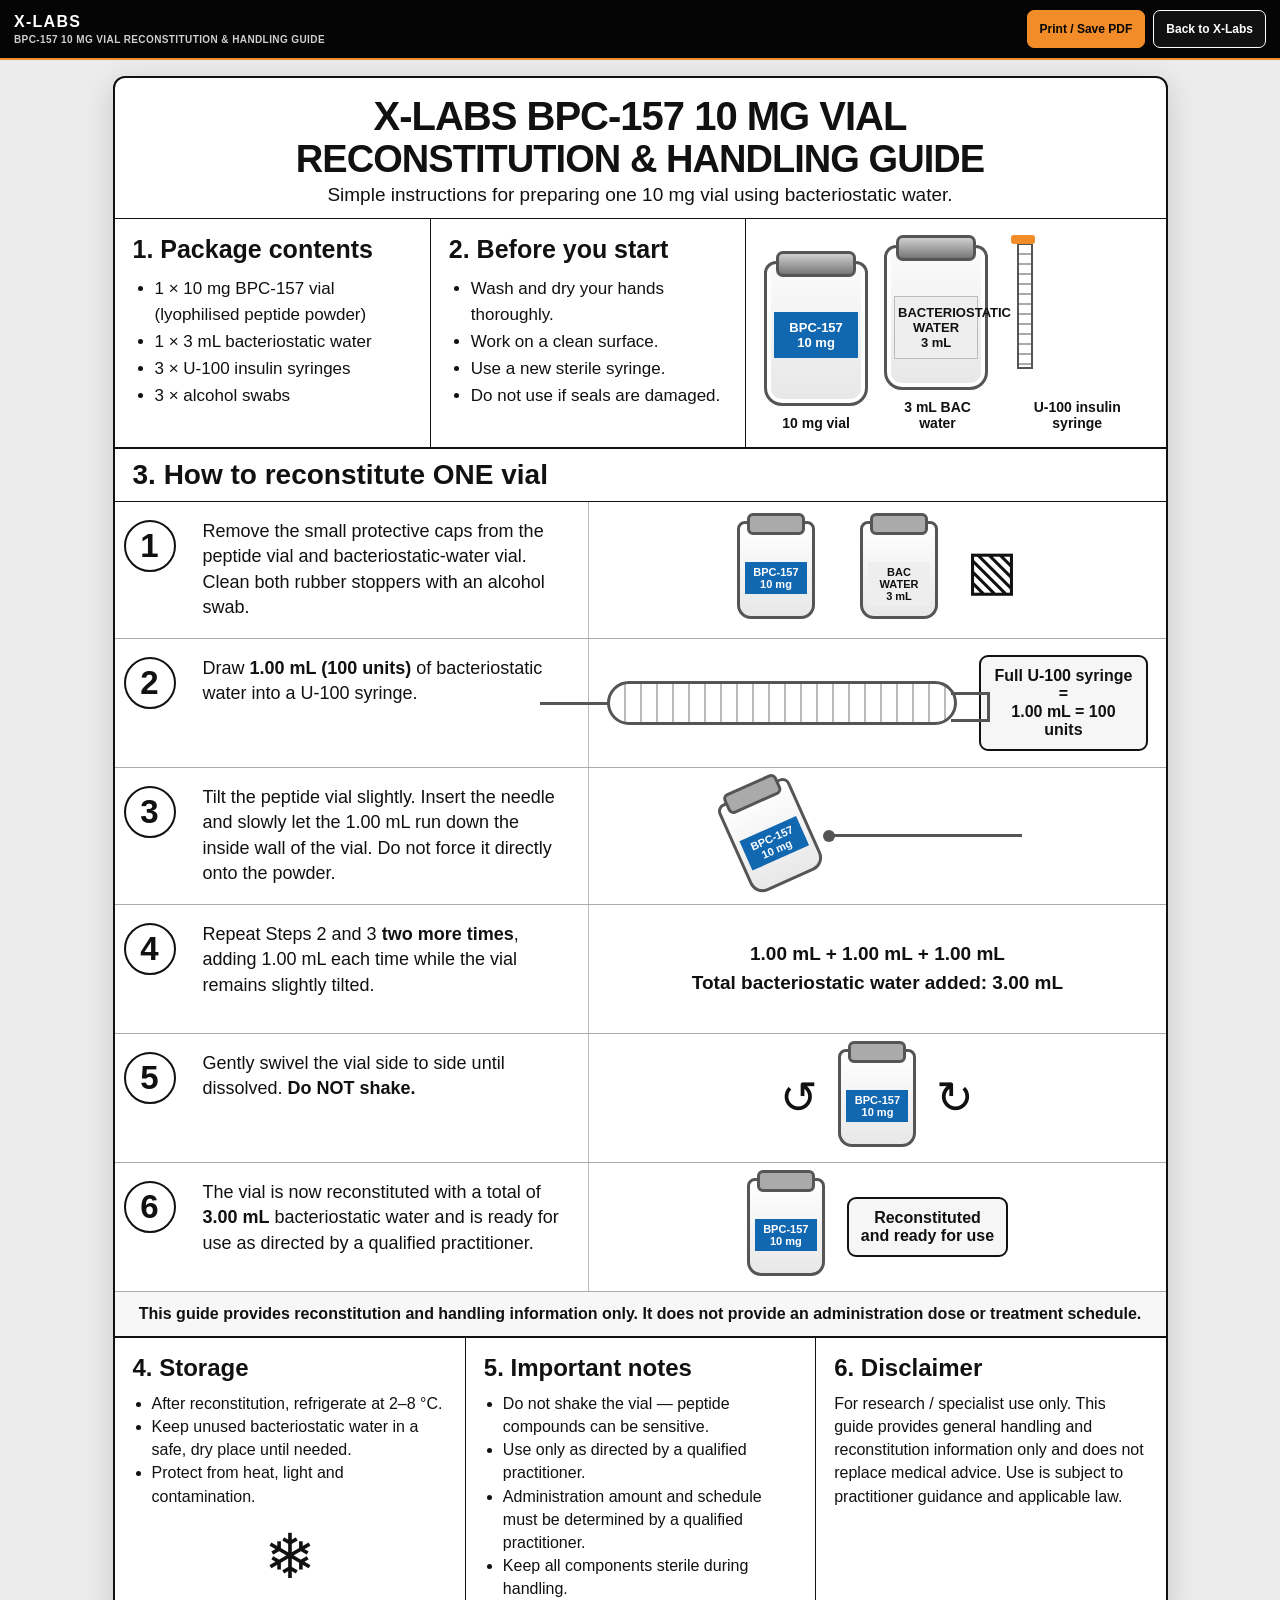
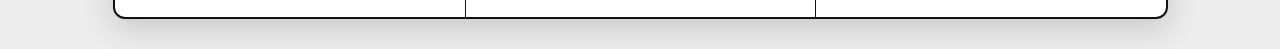
<file: g/bpc10/index.html>
<!doctype html>
<html lang="en"><head>
<meta charset="utf-8"><meta name="viewport" content="width=device-width,initial-scale=1,viewport-fit=cover">
<title>X-Labs | BPC-157 10 mg Reconstitution &amp; Handling Guide</title>
<meta name="description" content="X-Labs BPC-157 10 mg reconstitution and handling guide.">
<meta name="theme-color" content="#050505"><link rel="canonical" href="https://www.xlabs.ltd/g/bpc10/">
<style>*{box-sizing:border-box}
html,body{margin:0;background:#ececec;color:#111;font-family:Arial,Helvetica,sans-serif}
.topbar{position:sticky;top:0;z-index:10;display:flex;align-items:center;justify-content:space-between;gap:12px;padding:10px 14px;background:#050505;border-bottom:2px solid #f28c28;color:#fff}
.brand{font-weight:900;letter-spacing:.08em}.brand small{display:block;margin-top:3px;font-size:10px;font-weight:700;letter-spacing:.04em;color:#cfcfcf}
.actions{display:flex;gap:8px;flex-wrap:wrap;justify-content:flex-end}
.btn{appearance:none;border:1px solid #fff;border-radius:7px;min-height:38px;padding:0 12px;display:inline-flex;align-items:center;justify-content:center;background:#111;color:#fff;text-decoration:none;font-weight:800;font-size:12px;cursor:pointer;white-space:nowrap}
.btn.primary{background:#f28c28;border-color:#f28c28;color:#050505}
main{padding:16px 10px 30px}
.poster{width:min(1055px,100%);margin:0 auto;background:#fff;border:2px solid #111;border-radius:12px;box-shadow:0 8px 30px rgba(0,0,0,.16);overflow:hidden}
.poster-head{text-align:center;padding:18px 24px 12px;border-bottom:1px solid #111}
.poster-head h1{font-size:40px;line-height:1.02;margin:0;font-weight:900;letter-spacing:-.025em}
.poster-head h2{font-size:38px;line-height:1.02;margin:3px 0 5px;font-weight:900;letter-spacing:-.025em}
.poster-head p{font-size:19px;margin:0}
.intro{display:grid;grid-template-columns:1.05fr 1.05fr 1.4fr;border-bottom:2px solid #111}
.panel{padding:16px 18px;min-height:205px}.panel+.panel{border-left:1px solid #111}
.panel h3{margin:0 0 12px;font-size:25px;font-weight:900}
.panel ul{margin:0;padding-left:22px;font-size:17px;line-height:1.58}
.kit-visual{display:flex;align-items:end;justify-content:space-around;gap:16px}
.vial,.bac{width:104px;height:145px;border:3px solid #555;border-radius:12px 12px 18px 18px;position:relative;background:linear-gradient(#fbfbfb,#e7e7e7);box-shadow:inset 0 0 0 4px #fff}
.vial:before,.bac:before{content:'';position:absolute;left:9px;right:9px;top:-13px;height:20px;border:3px solid #555;border-radius:7px;background:linear-gradient(#cfcfcf,#777)}
.label{position:absolute;left:7px;right:7px;top:48px;text-align:center;background:#1267b1;color:#fff;padding:8px 3px;font-size:13px;font-weight:900}
.bac .label{background:#eee;color:#111;border:1px solid #bbb}
.syringe{width:33px;height:155px;position:relative}
.syringe:before{content:'';position:absolute;left:10px;top:8px;width:12px;height:122px;border:2px solid #555;background:repeating-linear-gradient(to bottom,#fff 0,#fff 8px,#555 9px,#fff 10px)}
.syringe:after{content:'';position:absolute;left:4px;top:0;width:24px;height:9px;background:#f28c28;border-radius:3px}
.caption{text-align:center;font-size:14px;font-weight:700;margin-top:9px}
.section{display:grid;grid-template-columns:70px 1.05fr 1.5fr;border-bottom:1px solid #aaa;min-height:128px}
.num{display:flex;align-items:flex-start;justify-content:center;padding-top:18px;font-size:33px;font-weight:900}
.num span{width:52px;height:52px;border:2px solid #111;border-radius:50%;display:grid;place-items:center}
.steptext{padding:17px 18px;font-size:18px;line-height:1.42}
.stepvisual{border-left:1px solid #bbb;padding:12px 18px;display:flex;align-items:center;justify-content:center;min-height:128px}
.mini-vials{display:flex;gap:45px;align-items:end}
.mini-vial{width:78px;height:98px;border:3px solid #555;border-radius:8px 8px 14px 14px;position:relative;background:linear-gradient(#fff,#e8e8e8)}
.mini-vial:before{content:'';position:absolute;left:7px;right:7px;top:-11px;height:16px;border:3px solid #555;border-radius:6px;background:#aaa}
.mini-vial .tiny{position:absolute;left:5px;right:5px;top:38px;text-align:center;font-size:11px;font-weight:900;background:#1267b1;color:#fff;padding:4px 1px}
.wipe{font-size:55px;margin-left:28px}
.u100{height:44px;width:70%;border:3px solid #555;border-radius:22px;position:relative;background:repeating-linear-gradient(to right,#fff 0,#fff 14px,#777 15px,#fff 16px)}
.u100:before{content:'';position:absolute;left:-70px;top:18px;width:70px;border-top:3px solid #555}
.u100:after{content:'';position:absolute;right:-36px;top:8px;width:36px;height:24px;border:3px solid #555;border-left:0}
.callout{margin-left:22px;border:2px solid #111;border-radius:9px;padding:10px 12px;font-weight:900;text-align:center;background:#f6f6f6}
.tilt{transform:rotate(-24deg);margin-right:22px}.needle{width:190px;border-top:3px solid #555;position:relative}.needle:before{content:'';position:absolute;left:-9px;top:-7px;width:12px;height:12px;border-radius:50%;background:#555}
.repeat{font-size:19px;text-align:center;line-height:1.5;font-weight:800}
.swirl{font-size:45px;display:flex;gap:20px;align-items:center}
.bottom{display:grid;grid-template-columns:1fr 1fr 1fr}.bottom>div{padding:16px 18px;min-height:210px}.bottom>div+div{border-left:1px solid #111}
.bottom h3{font-size:24px;margin:0 0 10px}.bottom ul{padding-left:19px;margin:0;font-size:16px;line-height:1.45}.bottom p{font-size:16px;line-height:1.45;margin:0}
.fridge{font-size:62px;text-align:center;margin-top:12px}.note-banner{padding:13px 18px;border-bottom:2px solid #111;background:#f7f7f7;text-align:center;font-weight:800;font-size:16px}
@media(max-width:720px){.poster-head h1{font-size:28px}.poster-head h2{font-size:26px}.poster-head p{font-size:15px}.intro{grid-template-columns:1fr}.panel+.panel{border-left:0;border-top:1px solid #111}.section{grid-template-columns:58px 1fr}.stepvisual{grid-column:1/3;border-left:0;border-top:1px solid #ddd}.bottom{grid-template-columns:1fr}.bottom>div+div{border-left:0;border-top:1px solid #111}.brand small{display:none}.btn{font-size:11px;padding:0 9px}main{padding:6px 4px 18px}.panel ul{font-size:16px}.poster{border-radius:0}}
@media print{@page{size:A4 portrait;margin:4mm}.topbar{display:none!important}html,body{background:#fff}main{padding:0}.poster{width:100%;box-shadow:none;border-radius:0}.poster-head h1{font-size:27px}.poster-head h2{font-size:25px}.panel{min-height:150px;padding:10px}.panel h3{font-size:18px}.panel ul,.steptext,.bottom ul,.bottom p{font-size:12px}.section{min-height:88px}.num{font-size:22px;padding-top:10px}.num span{width:36px;height:36px}.steptext{padding:10px}.stepvisual{min-height:88px;padding:8px}.bottom>div{min-height:145px;padding:10px}.poster-head{padding:10px}.kit-visual{transform:scale(.8)}}</style></head><body>
<header class="topbar"><div class="brand">X-LABS<small>BPC-157 10 MG VIAL RECONSTITUTION &amp; HANDLING GUIDE</small></div>
<div class="actions"><button class="btn primary" type="button" onclick="window.print()">Print / Save PDF</button><a class="btn" href="https://www.xlabs.ltd/">Back to X-Labs</a></div></header>
<main><article class="poster">
<div class="poster-head"><h1>X-LABS BPC-157 10 MG VIAL</h1><h2>RECONSTITUTION &amp; HANDLING GUIDE</h2><p>Simple instructions for preparing one 10 mg vial using bacteriostatic water.</p></div>
<div class="intro">
<div class="panel"><h3>1. Package contents</h3><ul><li>1 × 10 mg BPC-157 vial (lyophilised peptide powder)</li><li>1 × 3 mL bacteriostatic water</li><li>3 × U-100 insulin syringes</li><li>3 × alcohol swabs</li></ul></div>
<div class="panel"><h3>2. Before you start</h3><ul><li>Wash and dry your hands thoroughly.</li><li>Work on a clean surface.</li><li>Use a new sterile syringe.</li><li>Do not use if seals are damaged.</li></ul></div>
<div class="panel"><div class="kit-visual"><div><div class="vial"><div class="label">BPC-157<br>10 mg</div></div><div class="caption">10 mg vial</div></div><div><div class="bac"><div class="label">BACTERIOSTATIC<br>WATER<br>3 mL</div></div><div class="caption">3 mL BAC water</div></div><div><div class="syringe"></div><div class="caption">U-100 insulin syringe</div></div></div></div>
</div>
<div style="padding:10px 18px;border-bottom:1px solid #111"><h3 style="margin:0;font-size:28px">3. How to reconstitute ONE vial</h3></div>

<div class="section"><div class="num"><span>1</span></div><div class="steptext">Remove the small protective caps from the peptide vial and bacteriostatic-water vial. Clean both rubber stoppers with an alcohol swab.</div><div class="stepvisual"><div class="mini-vials"><div class="mini-vial"><div class="tiny">BPC-157<br>10 mg</div></div><div class="mini-vial"><div class="tiny" style="background:#eee;color:#111">BAC WATER<br>3 mL</div></div></div><div class="wipe">▧</div></div></div>

<div class="section"><div class="num"><span>2</span></div><div class="steptext">Draw <b>1.00 mL (100 units)</b> of bacteriostatic water into a U-100 syringe.</div><div class="stepvisual"><div class="u100"></div><div class="callout">Full U-100 syringe =<br>1.00 mL = 100 units</div></div></div>

<div class="section"><div class="num"><span>3</span></div><div class="steptext">Tilt the peptide vial slightly. Insert the needle and slowly let the 1.00 mL run down the inside wall of the vial. Do not force it directly onto the powder.</div><div class="stepvisual"><div class="tilt"><div class="mini-vial"><div class="tiny">BPC-157<br>10 mg</div></div></div><div class="needle"></div></div></div>

<div class="section"><div class="num"><span>4</span></div><div class="steptext">Repeat Steps 2 and 3 <b>two more times</b>, adding 1.00 mL each time while the vial remains slightly tilted.</div><div class="stepvisual"><div class="repeat">1.00 mL + 1.00 mL + 1.00 mL<br><b>Total bacteriostatic water added: 3.00 mL</b></div></div></div>

<div class="section"><div class="num"><span>5</span></div><div class="steptext">Gently swivel the vial side to side until dissolved. <b>Do NOT shake.</b></div><div class="stepvisual"><div class="swirl">↺ <div class="mini-vial"><div class="tiny">BPC-157<br>10 mg</div></div> ↻</div></div></div>

<div class="section"><div class="num"><span>6</span></div><div class="steptext">The vial is now reconstituted with a total of <b>3.00 mL</b> bacteriostatic water and is ready for use as directed by a qualified practitioner.</div><div class="stepvisual"><div class="mini-vial"><div class="tiny">BPC-157<br>10 mg</div></div><div class="callout">Reconstituted<br>and ready for use</div></div></div>

<div class="note-banner">This guide provides reconstitution and handling information only. It does not provide an administration dose or treatment schedule.</div>
<div class="bottom">
<div><h3>4. Storage</h3><ul><li>After reconstitution, refrigerate at 2–8 °C.</li><li>Keep unused bacteriostatic water in a safe, dry place until needed.</li><li>Protect from heat, light and contamination.</li></ul><div class="fridge">❄</div></div>
<div><h3>5. Important notes</h3><ul><li>Do not shake the vial — peptide compounds can be sensitive.</li><li>Use only as directed by a qualified practitioner.</li><li>Administration amount and schedule must be determined by a qualified practitioner.</li><li>Keep all components sterile during handling.</li></ul></div>
<div><h3>6. Disclaimer</h3><p>For research / specialist use only. This guide provides general handling and reconstitution information only and does not replace medical advice. Use is subject to practitioner guidance and applicable law.</p></div>
</div>
</article></main></body></html>
</file>
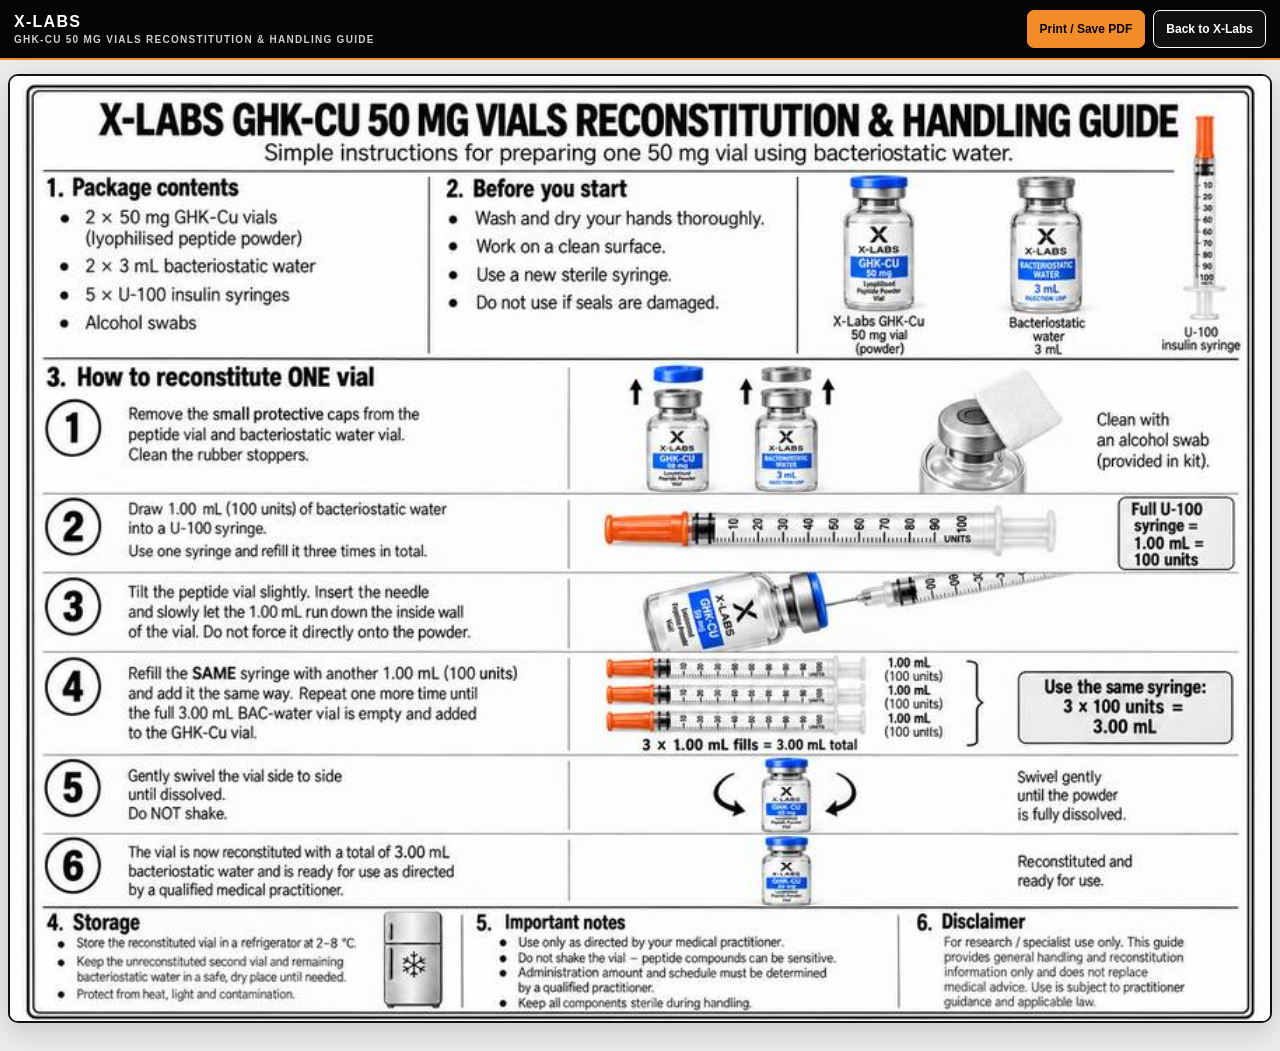
<file: g/ghkcu50/index.html>
<!doctype html>
<html lang="en">
<head>
<meta charset="utf-8">
<meta name="viewport" content="width=device-width,initial-scale=1,viewport-fit=cover">
<title>X-Labs | GHK-Cu 50 mg Reconstitution & Handling Guide</title>
<meta name="description" content="X-Labs GHK-Cu 50 mg reconstitution and handling guide.">
<meta name="theme-color" content="#050505">
<link rel="canonical" href="https://www.xlabs.ltd/g/ghkcu50/">
<style>
*{box-sizing:border-box}
html,body{margin:0;background:#ececec;color:#fff;font-family:Arial,Helvetica,sans-serif}
.topbar{position:sticky;top:0;z-index:10;display:flex;align-items:center;justify-content:space-between;gap:12px;padding:10px 14px;background:#050505;border-bottom:2px solid #f28c28}
.brand{font-weight:900;letter-spacing:.08em}
.brand small{display:block;margin-top:3px;font-size:10px;font-weight:700;color:#cfcfcf}
.actions{display:flex;gap:8px;flex-wrap:wrap}
.btn{appearance:none;border:1px solid #fff;border-radius:7px;min-height:38px;padding:0 12px;display:inline-flex;align-items:center;justify-content:center;background:#111;color:#fff;text-decoration:none;font-weight:800;font-size:12px;cursor:pointer;white-space:nowrap}
.btn.primary{background:#f28c28;border-color:#f28c28;color:#050505}
main{padding:14px 8px 28px}
.guide-wrap{width:min(1448px,100%);margin:0 auto;background:#fff;border:2px solid #111;border-radius:10px;box-shadow:0 8px 30px rgba(0,0,0,.16);overflow:hidden}
.guide{display:block;width:100%;height:auto}
@media(max-width:720px){.brand small{display:none}.btn{font-size:11px;padding:0 9px}main{padding:6px 4px 18px}.guide-wrap{border-radius:0}}
@media print{@page{size:A4 landscape;margin:4mm}.topbar{display:none!important}html,body{background:#fff}main{padding:0}.guide-wrap{width:100%;border:0;box-shadow:none}.guide{width:100%}}
</style>
</head>
<body>
<header class="topbar">
  <div class="brand">X-LABS<small>GHK-CU 50 MG VIALS RECONSTITUTION &amp; HANDLING GUIDE</small></div>
  <div class="actions">
    <button class="btn primary" type="button" onclick="window.print()">Print / Save PDF</button>
    <a class="btn" href="https://www.xlabs.ltd/">Back to X-Labs</a>
  </div>
</header>
<main>
  <div class="guide-wrap">
    <div id="loading" style="color:#111;text-align:center;padding:18px;font-weight:700">Loading approved GHK-Cu guide…</div><img id="guideImage" class="guide" alt="X-Labs GHK-Cu 50 mg Reconstitution and Handling Guide" style="display:none">
  </div>
</main>
<script>
(async function(){
  const parts=["00","01","02","03","04","05","06","07"];
  try{
    const chunks=await Promise.all(parts.map(p=>fetch("./b64/part"+p+".txt?v=20260926-4",{cache:"no-store"}).then(r=>{
      if(!r.ok) throw new Error("Missing image part "+p);
      return r.text();
    })));
    const img=document.getElementById("guideImage");
    img.src="data:image/jpeg;base64,"+chunks.join("").trim();
    img.onload=()=>{document.getElementById("loading").style.display="none";img.style.display="block";};
    img.onerror=()=>{document.getElementById("loading").textContent="Guide image failed to load. Please refresh once.";};
  }catch(e){
    document.getElementById("loading").textContent="Guide image failed to load. Please refresh once.";
  }
})();
</script>
</body>
</html>
</file>
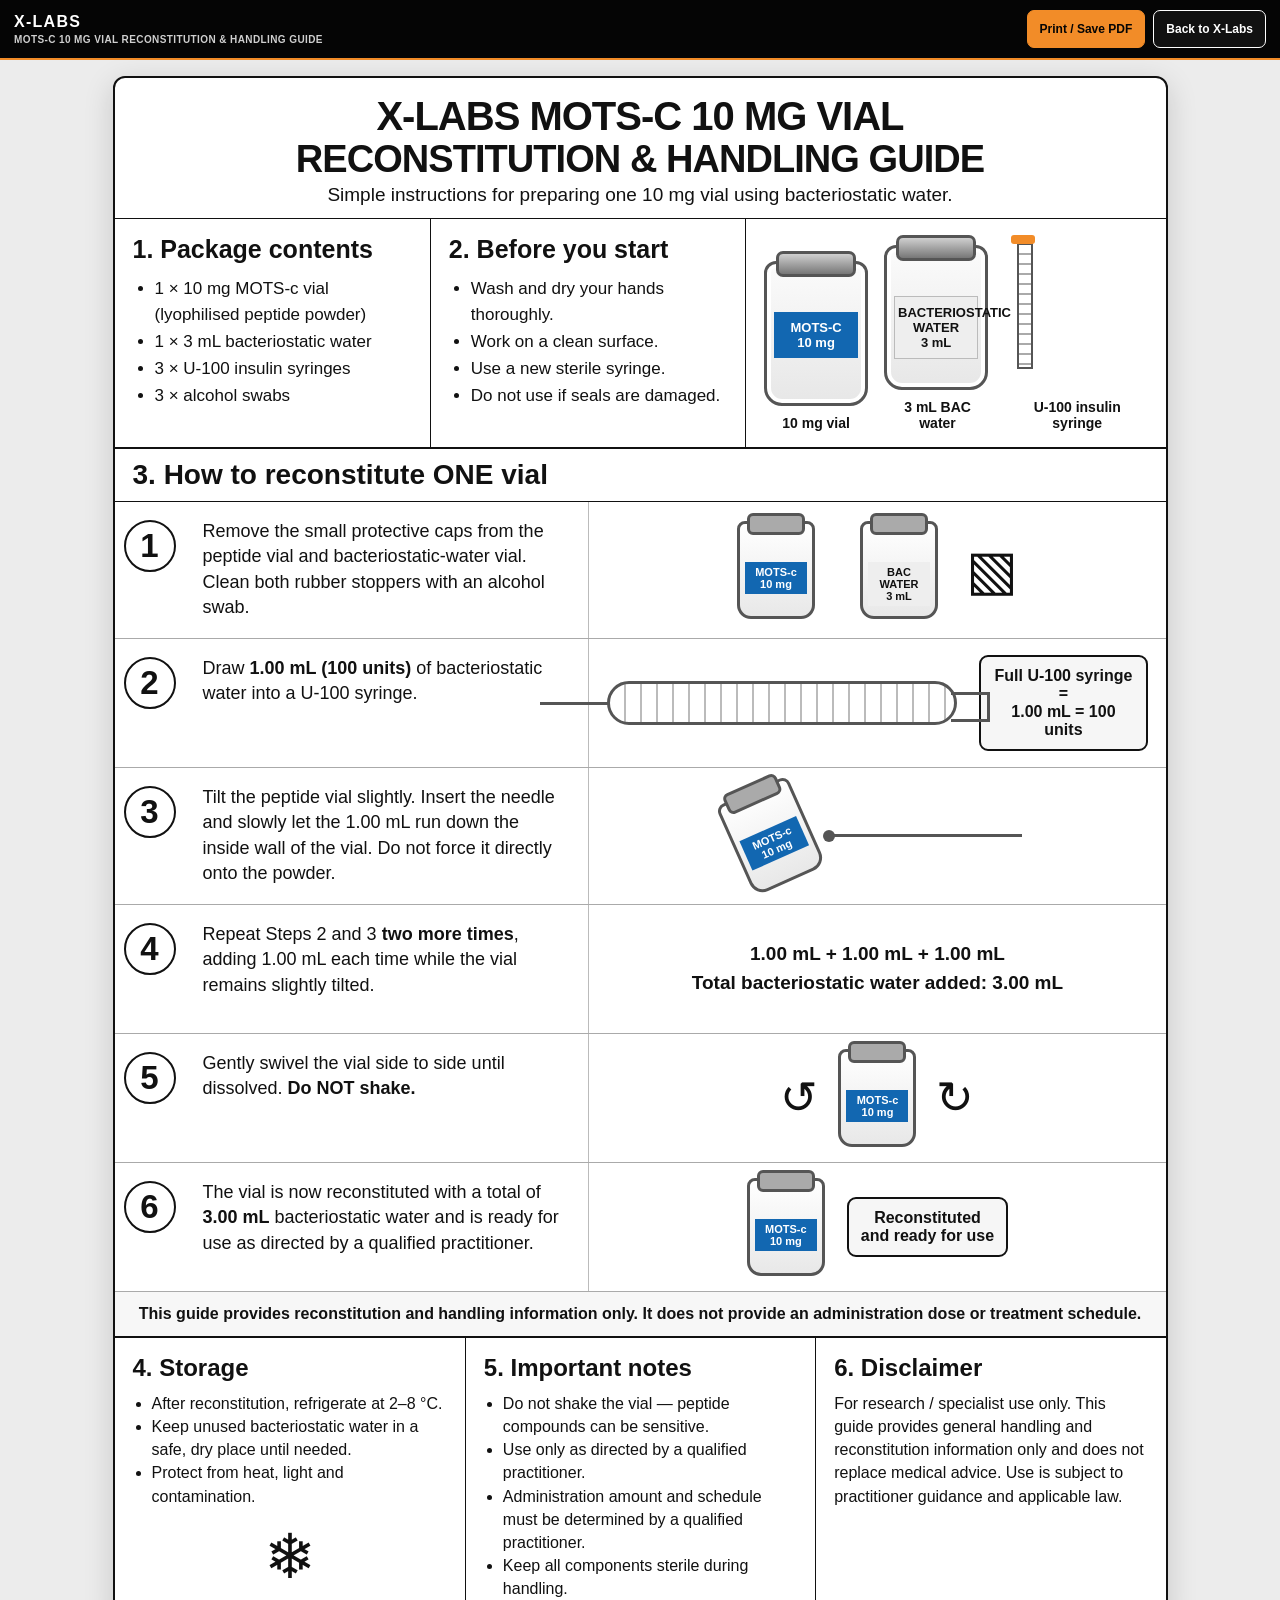
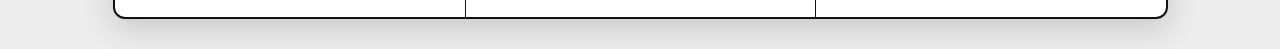
<file: g/mots10/index.html>
<!doctype html>
<html lang="en"><head>
<meta charset="utf-8"><meta name="viewport" content="width=device-width,initial-scale=1,viewport-fit=cover">
<title>X-Labs | MOTS-c 10 mg Reconstitution &amp; Handling Guide</title>
<meta name="description" content="X-Labs MOTS-c 10 mg reconstitution and handling guide.">
<meta name="theme-color" content="#050505"><link rel="canonical" href="https://www.xlabs.ltd/g/mots10/">
<style>*{box-sizing:border-box}
html,body{margin:0;background:#ececec;color:#111;font-family:Arial,Helvetica,sans-serif}
.topbar{position:sticky;top:0;z-index:10;display:flex;align-items:center;justify-content:space-between;gap:12px;padding:10px 14px;background:#050505;border-bottom:2px solid #f28c28;color:#fff}
.brand{font-weight:900;letter-spacing:.08em}.brand small{display:block;margin-top:3px;font-size:10px;font-weight:700;letter-spacing:.04em;color:#cfcfcf}
.actions{display:flex;gap:8px;flex-wrap:wrap;justify-content:flex-end}
.btn{appearance:none;border:1px solid #fff;border-radius:7px;min-height:38px;padding:0 12px;display:inline-flex;align-items:center;justify-content:center;background:#111;color:#fff;text-decoration:none;font-weight:800;font-size:12px;cursor:pointer;white-space:nowrap}
.btn.primary{background:#f28c28;border-color:#f28c28;color:#050505}
main{padding:16px 10px 30px}
.poster{width:min(1055px,100%);margin:0 auto;background:#fff;border:2px solid #111;border-radius:12px;box-shadow:0 8px 30px rgba(0,0,0,.16);overflow:hidden}
.poster-head{text-align:center;padding:18px 24px 12px;border-bottom:1px solid #111}
.poster-head h1{font-size:40px;line-height:1.02;margin:0;font-weight:900;letter-spacing:-.025em}
.poster-head h2{font-size:38px;line-height:1.02;margin:3px 0 5px;font-weight:900;letter-spacing:-.025em}
.poster-head p{font-size:19px;margin:0}
.intro{display:grid;grid-template-columns:1.05fr 1.05fr 1.4fr;border-bottom:2px solid #111}
.panel{padding:16px 18px;min-height:205px}.panel+.panel{border-left:1px solid #111}
.panel h3{margin:0 0 12px;font-size:25px;font-weight:900}
.panel ul{margin:0;padding-left:22px;font-size:17px;line-height:1.58}
.kit-visual{display:flex;align-items:end;justify-content:space-around;gap:16px}
.vial,.bac{width:104px;height:145px;border:3px solid #555;border-radius:12px 12px 18px 18px;position:relative;background:linear-gradient(#fbfbfb,#e7e7e7);box-shadow:inset 0 0 0 4px #fff}
.vial:before,.bac:before{content:'';position:absolute;left:9px;right:9px;top:-13px;height:20px;border:3px solid #555;border-radius:7px;background:linear-gradient(#cfcfcf,#777)}
.label{position:absolute;left:7px;right:7px;top:48px;text-align:center;background:#1267b1;color:#fff;padding:8px 3px;font-size:13px;font-weight:900}
.bac .label{background:#eee;color:#111;border:1px solid #bbb}
.syringe{width:33px;height:155px;position:relative}
.syringe:before{content:'';position:absolute;left:10px;top:8px;width:12px;height:122px;border:2px solid #555;background:repeating-linear-gradient(to bottom,#fff 0,#fff 8px,#555 9px,#fff 10px)}
.syringe:after{content:'';position:absolute;left:4px;top:0;width:24px;height:9px;background:#f28c28;border-radius:3px}
.caption{text-align:center;font-size:14px;font-weight:700;margin-top:9px}
.section{display:grid;grid-template-columns:70px 1.05fr 1.5fr;border-bottom:1px solid #aaa;min-height:128px}
.num{display:flex;align-items:flex-start;justify-content:center;padding-top:18px;font-size:33px;font-weight:900}
.num span{width:52px;height:52px;border:2px solid #111;border-radius:50%;display:grid;place-items:center}
.steptext{padding:17px 18px;font-size:18px;line-height:1.42}
.stepvisual{border-left:1px solid #bbb;padding:12px 18px;display:flex;align-items:center;justify-content:center;min-height:128px}
.mini-vials{display:flex;gap:45px;align-items:end}
.mini-vial{width:78px;height:98px;border:3px solid #555;border-radius:8px 8px 14px 14px;position:relative;background:linear-gradient(#fff,#e8e8e8)}
.mini-vial:before{content:'';position:absolute;left:7px;right:7px;top:-11px;height:16px;border:3px solid #555;border-radius:6px;background:#aaa}
.mini-vial .tiny{position:absolute;left:5px;right:5px;top:38px;text-align:center;font-size:11px;font-weight:900;background:#1267b1;color:#fff;padding:4px 1px}
.wipe{font-size:55px;margin-left:28px}
.u100{height:44px;width:70%;border:3px solid #555;border-radius:22px;position:relative;background:repeating-linear-gradient(to right,#fff 0,#fff 14px,#777 15px,#fff 16px)}
.u100:before{content:'';position:absolute;left:-70px;top:18px;width:70px;border-top:3px solid #555}
.u100:after{content:'';position:absolute;right:-36px;top:8px;width:36px;height:24px;border:3px solid #555;border-left:0}
.callout{margin-left:22px;border:2px solid #111;border-radius:9px;padding:10px 12px;font-weight:900;text-align:center;background:#f6f6f6}
.tilt{transform:rotate(-24deg);margin-right:22px}.needle{width:190px;border-top:3px solid #555;position:relative}.needle:before{content:'';position:absolute;left:-9px;top:-7px;width:12px;height:12px;border-radius:50%;background:#555}
.repeat{font-size:19px;text-align:center;line-height:1.5;font-weight:800}
.swirl{font-size:45px;display:flex;gap:20px;align-items:center}
.bottom{display:grid;grid-template-columns:1fr 1fr 1fr}.bottom>div{padding:16px 18px;min-height:210px}.bottom>div+div{border-left:1px solid #111}
.bottom h3{font-size:24px;margin:0 0 10px}.bottom ul{padding-left:19px;margin:0;font-size:16px;line-height:1.45}.bottom p{font-size:16px;line-height:1.45;margin:0}
.fridge{font-size:62px;text-align:center;margin-top:12px}.note-banner{padding:13px 18px;border-bottom:2px solid #111;background:#f7f7f7;text-align:center;font-weight:800;font-size:16px}
@media(max-width:720px){.poster-head h1{font-size:28px}.poster-head h2{font-size:26px}.poster-head p{font-size:15px}.intro{grid-template-columns:1fr}.panel+.panel{border-left:0;border-top:1px solid #111}.section{grid-template-columns:58px 1fr}.stepvisual{grid-column:1/3;border-left:0;border-top:1px solid #ddd}.bottom{grid-template-columns:1fr}.bottom>div+div{border-left:0;border-top:1px solid #111}.brand small{display:none}.btn{font-size:11px;padding:0 9px}main{padding:6px 4px 18px}.panel ul{font-size:16px}.poster{border-radius:0}}
@media print{@page{size:A4 portrait;margin:4mm}.topbar{display:none!important}html,body{background:#fff}main{padding:0}.poster{width:100%;box-shadow:none;border-radius:0}.poster-head h1{font-size:27px}.poster-head h2{font-size:25px}.panel{min-height:150px;padding:10px}.panel h3{font-size:18px}.panel ul,.steptext,.bottom ul,.bottom p{font-size:12px}.section{min-height:88px}.num{font-size:22px;padding-top:10px}.num span{width:36px;height:36px}.steptext{padding:10px}.stepvisual{min-height:88px;padding:8px}.bottom>div{min-height:145px;padding:10px}.poster-head{padding:10px}.kit-visual{transform:scale(.8)}}</style></head><body>
<header class="topbar"><div class="brand">X-LABS<small>MOTS-C 10 MG VIAL RECONSTITUTION &amp; HANDLING GUIDE</small></div>
<div class="actions"><button class="btn primary" type="button" onclick="window.print()">Print / Save PDF</button><a class="btn" href="https://www.xlabs.ltd/">Back to X-Labs</a></div></header>
<main><article class="poster">
<div class="poster-head"><h1>X-LABS MOTS-C 10 MG VIAL</h1><h2>RECONSTITUTION &amp; HANDLING GUIDE</h2><p>Simple instructions for preparing one 10 mg vial using bacteriostatic water.</p></div>
<div class="intro">
<div class="panel"><h3>1. Package contents</h3><ul><li>1 × 10 mg MOTS-c vial (lyophilised peptide powder)</li><li>1 × 3 mL bacteriostatic water</li><li>3 × U-100 insulin syringes</li><li>3 × alcohol swabs</li></ul></div>
<div class="panel"><h3>2. Before you start</h3><ul><li>Wash and dry your hands thoroughly.</li><li>Work on a clean surface.</li><li>Use a new sterile syringe.</li><li>Do not use if seals are damaged.</li></ul></div>
<div class="panel"><div class="kit-visual"><div><div class="vial"><div class="label">MOTS-C<br>10 mg</div></div><div class="caption">10 mg vial</div></div><div><div class="bac"><div class="label">BACTERIOSTATIC<br>WATER<br>3 mL</div></div><div class="caption">3 mL BAC water</div></div><div><div class="syringe"></div><div class="caption">U-100 insulin syringe</div></div></div></div>
</div>
<div style="padding:10px 18px;border-bottom:1px solid #111"><h3 style="margin:0;font-size:28px">3. How to reconstitute ONE vial</h3></div>

<div class="section"><div class="num"><span>1</span></div><div class="steptext">Remove the small protective caps from the peptide vial and bacteriostatic-water vial. Clean both rubber stoppers with an alcohol swab.</div><div class="stepvisual"><div class="mini-vials"><div class="mini-vial"><div class="tiny">MOTS-c<br>10 mg</div></div><div class="mini-vial"><div class="tiny" style="background:#eee;color:#111">BAC WATER<br>3 mL</div></div></div><div class="wipe">▧</div></div></div>

<div class="section"><div class="num"><span>2</span></div><div class="steptext">Draw <b>1.00 mL (100 units)</b> of bacteriostatic water into a U-100 syringe.</div><div class="stepvisual"><div class="u100"></div><div class="callout">Full U-100 syringe =<br>1.00 mL = 100 units</div></div></div>

<div class="section"><div class="num"><span>3</span></div><div class="steptext">Tilt the peptide vial slightly. Insert the needle and slowly let the 1.00 mL run down the inside wall of the vial. Do not force it directly onto the powder.</div><div class="stepvisual"><div class="tilt"><div class="mini-vial"><div class="tiny">MOTS-c<br>10 mg</div></div></div><div class="needle"></div></div></div>

<div class="section"><div class="num"><span>4</span></div><div class="steptext">Repeat Steps 2 and 3 <b>two more times</b>, adding 1.00 mL each time while the vial remains slightly tilted.</div><div class="stepvisual"><div class="repeat">1.00 mL + 1.00 mL + 1.00 mL<br><b>Total bacteriostatic water added: 3.00 mL</b></div></div></div>

<div class="section"><div class="num"><span>5</span></div><div class="steptext">Gently swivel the vial side to side until dissolved. <b>Do NOT shake.</b></div><div class="stepvisual"><div class="swirl">↺ <div class="mini-vial"><div class="tiny">MOTS-c<br>10 mg</div></div> ↻</div></div></div>

<div class="section"><div class="num"><span>6</span></div><div class="steptext">The vial is now reconstituted with a total of <b>3.00 mL</b> bacteriostatic water and is ready for use as directed by a qualified practitioner.</div><div class="stepvisual"><div class="mini-vial"><div class="tiny">MOTS-c<br>10 mg</div></div><div class="callout">Reconstituted<br>and ready for use</div></div></div>

<div class="note-banner">This guide provides reconstitution and handling information only. It does not provide an administration dose or treatment schedule.</div>
<div class="bottom">
<div><h3>4. Storage</h3><ul><li>After reconstitution, refrigerate at 2–8 °C.</li><li>Keep unused bacteriostatic water in a safe, dry place until needed.</li><li>Protect from heat, light and contamination.</li></ul><div class="fridge">❄</div></div>
<div><h3>5. Important notes</h3><ul><li>Do not shake the vial — peptide compounds can be sensitive.</li><li>Use only as directed by a qualified practitioner.</li><li>Administration amount and schedule must be determined by a qualified practitioner.</li><li>Keep all components sterile during handling.</li></ul></div>
<div><h3>6. Disclaimer</h3><p>For research / specialist use only. This guide provides general handling and reconstitution information only and does not replace medical advice. Use is subject to practitioner guidance and applicable law.</p></div>
</div>
</article></main></body></html>
</file>
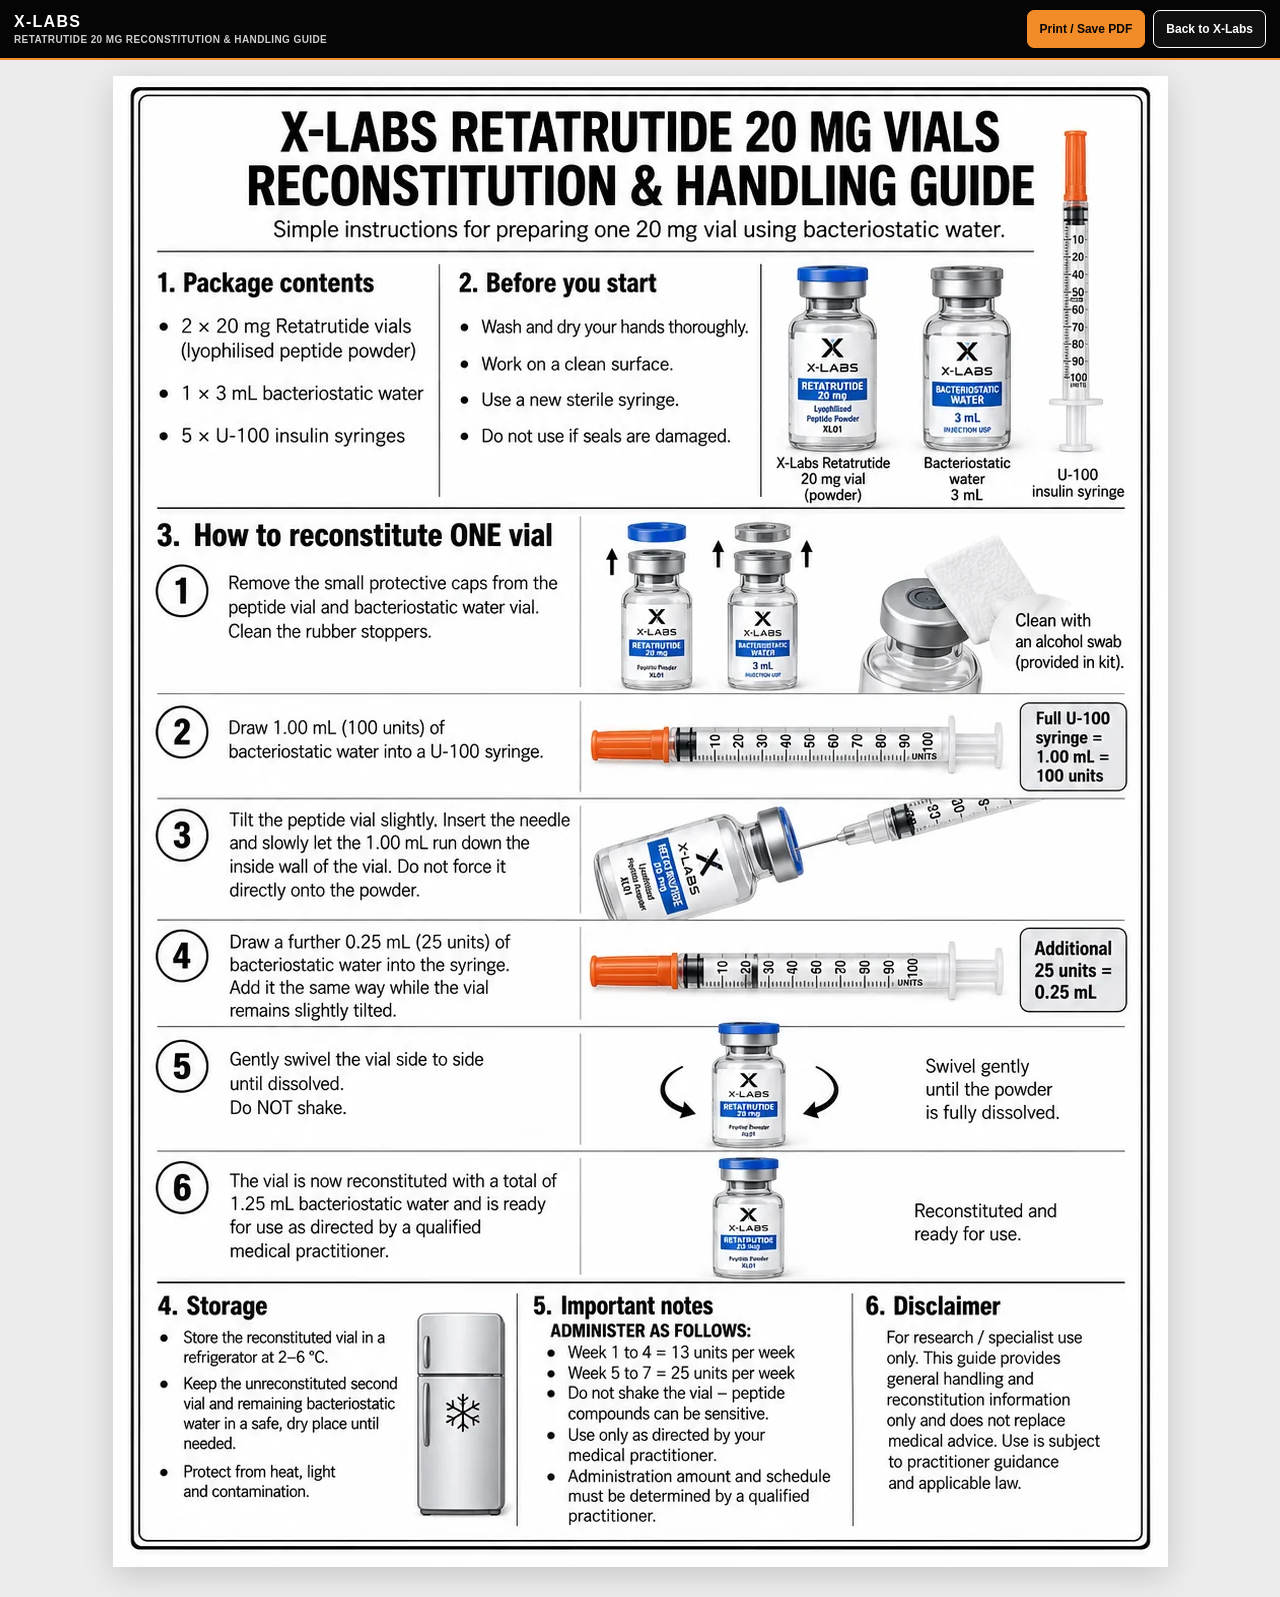
<file: g/reta20/index.html>
<!doctype html>
<html lang="en">
<head>
<meta charset="utf-8">
<meta name="viewport" content="width=device-width,initial-scale=1,viewport-fit=cover">
<title>X-Labs | Retatrutide Reconstitution & Handling Guide</title>
<meta name="description" content="X-Labs Retatrutide 20 mg reconstitution and handling guide.">
<meta name="theme-color" content="#050505">
<link rel="canonical" href="https://www.xlabs.ltd/g/reta20/">
<style>
*{box-sizing:border-box}
html,body{margin:0;background:#ececec;color:#111;font-family:Arial,Helvetica,sans-serif}
.topbar{position:sticky;top:0;z-index:10;display:flex;align-items:center;justify-content:space-between;gap:12px;padding:10px 14px;background:#050505;border-bottom:2px solid #f28c28;color:#fff}
.brand{font-weight:900;letter-spacing:.08em}
.brand small{display:block;margin-top:3px;font-size:10px;font-weight:700;letter-spacing:.04em;color:#cfcfcf}
.actions{display:flex;gap:8px;flex-wrap:wrap;justify-content:flex-end}
.btn{appearance:none;border:1px solid #fff;border-radius:7px;min-height:38px;padding:0 12px;display:inline-flex;align-items:center;justify-content:center;background:#111;color:#fff;text-decoration:none;font-weight:800;font-size:12px;cursor:pointer;white-space:nowrap}
.btn.primary{background:#f28c28;border-color:#f28c28;color:#050505}
main{padding:16px 10px 30px}
.guide{width:min(1055px,100%);margin:0 auto;background:#fff;box-shadow:0 8px 30px rgba(0,0,0,.16)}
.guide img{display:block;width:100%;height:auto}
@media(max-width:600px){.brand small{display:none}.topbar{align-items:flex-start}.btn{font-size:11px;padding:0 9px}main{padding:6px 4px 18px}}
@media print{@page{size:A4 portrait;margin:4mm}.topbar{display:none!important}html,body{background:#fff}main{padding:0}.guide{width:100%;box-shadow:none}.guide img{width:100%;height:auto;max-height:289mm;object-fit:contain}}
</style>
</head>
<body>
<header class="topbar">
  <div class="brand">X-LABS<small>RETATRUTIDE 20 MG RECONSTITUTION &amp; HANDLING GUIDE</small></div>
  <div class="actions">
    <button class="btn primary" type="button" onclick="window.print()">Print / Save PDF</button>
    <a class="btn" href="https://www.xlabs.ltd/">Back to X-Labs</a>
  </div>
</header>
<main>
  <div class="guide">
    <img src="[data-uri]" alt="X-Labs Retatrutide 20 mg vials reconstitution and handling guide">
  </div>
</main>
</body>
</html>
</file>
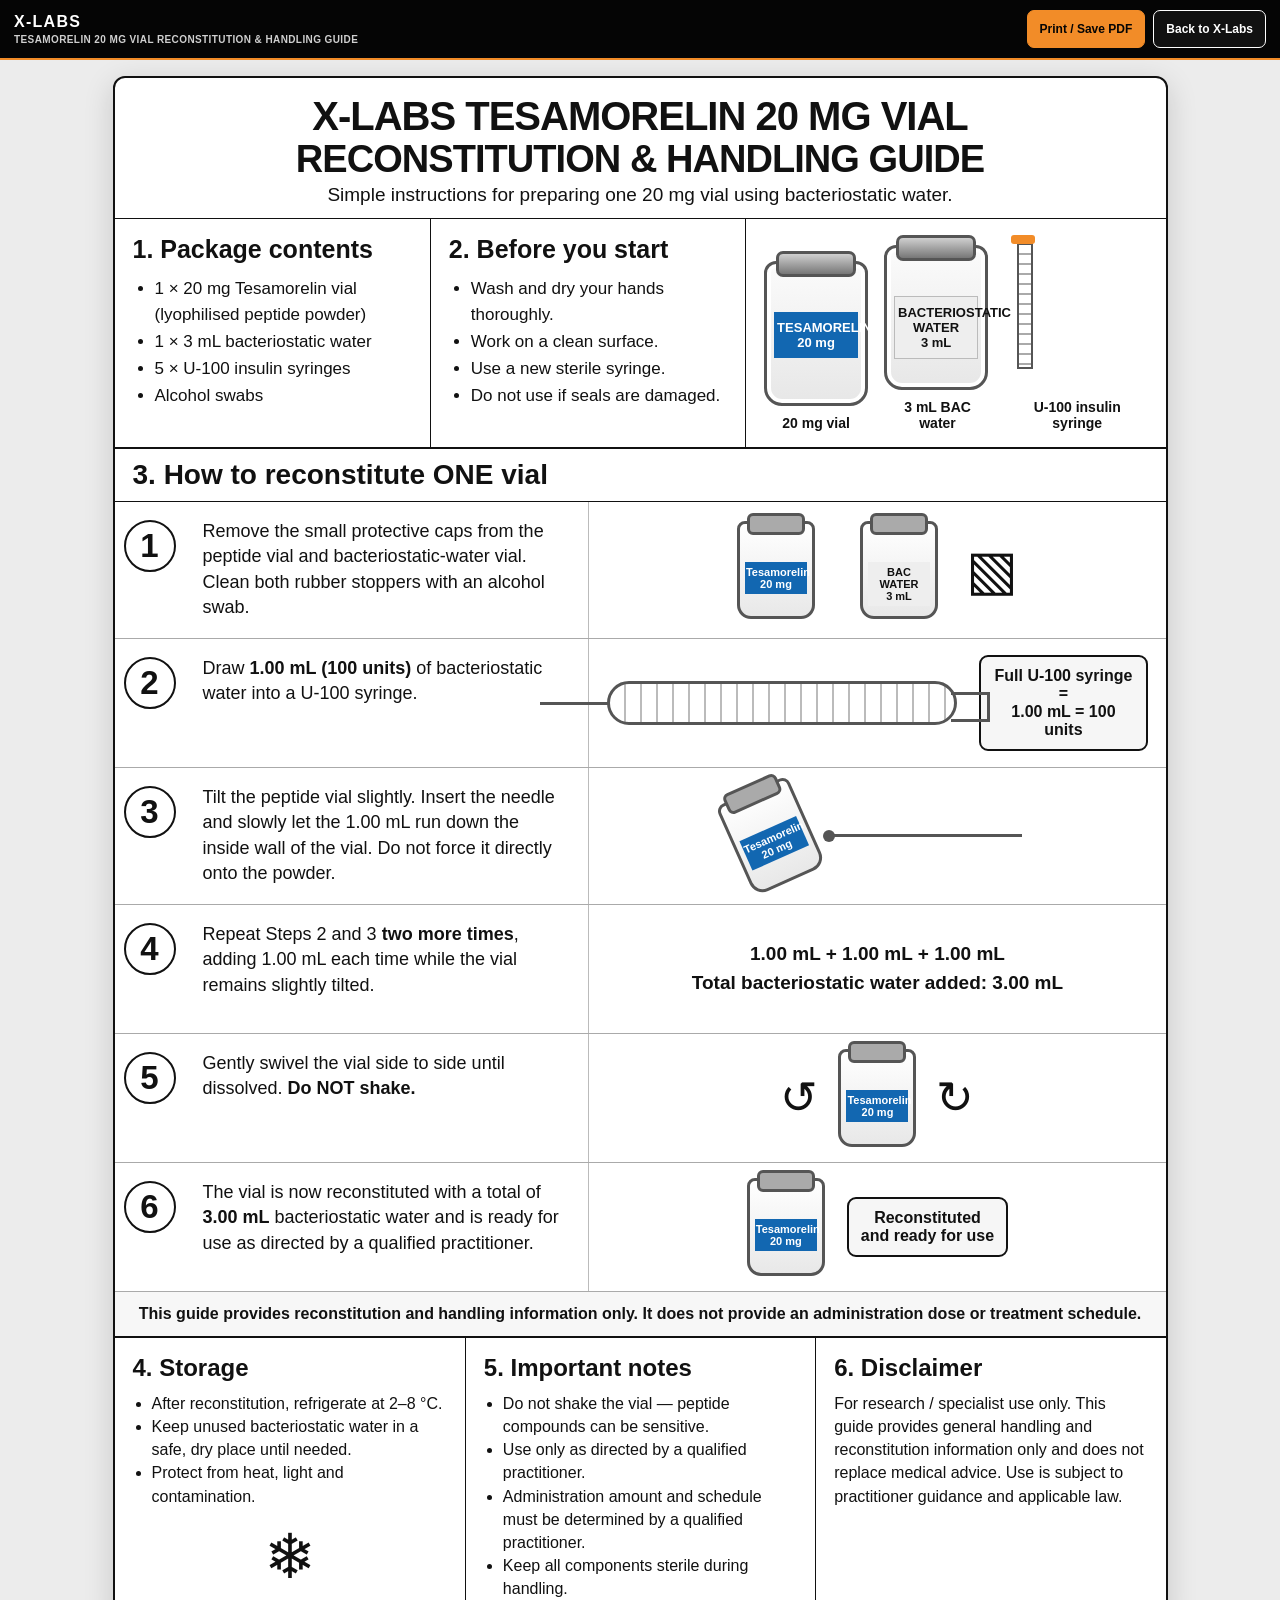
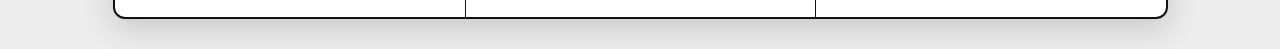
<file: g/tesa20/index.html>
<!doctype html>
<html lang="en"><head>
<meta charset="utf-8"><meta name="viewport" content="width=device-width,initial-scale=1,viewport-fit=cover">
<title>X-Labs | Tesamorelin 20 mg Reconstitution &amp; Handling Guide</title>
<meta name="description" content="X-Labs Tesamorelin 20 mg reconstitution and handling guide.">
<meta name="theme-color" content="#050505"><link rel="canonical" href="https://www.xlabs.ltd/g/tesa20/">
<style>*{box-sizing:border-box}
html,body{margin:0;background:#ececec;color:#111;font-family:Arial,Helvetica,sans-serif}
.topbar{position:sticky;top:0;z-index:10;display:flex;align-items:center;justify-content:space-between;gap:12px;padding:10px 14px;background:#050505;border-bottom:2px solid #f28c28;color:#fff}
.brand{font-weight:900;letter-spacing:.08em}.brand small{display:block;margin-top:3px;font-size:10px;font-weight:700;letter-spacing:.04em;color:#cfcfcf}
.actions{display:flex;gap:8px;flex-wrap:wrap;justify-content:flex-end}
.btn{appearance:none;border:1px solid #fff;border-radius:7px;min-height:38px;padding:0 12px;display:inline-flex;align-items:center;justify-content:center;background:#111;color:#fff;text-decoration:none;font-weight:800;font-size:12px;cursor:pointer;white-space:nowrap}
.btn.primary{background:#f28c28;border-color:#f28c28;color:#050505}
main{padding:16px 10px 30px}
.poster{width:min(1055px,100%);margin:0 auto;background:#fff;border:2px solid #111;border-radius:12px;box-shadow:0 8px 30px rgba(0,0,0,.16);overflow:hidden}
.poster-head{text-align:center;padding:18px 24px 12px;border-bottom:1px solid #111}
.poster-head h1{font-size:40px;line-height:1.02;margin:0;font-weight:900;letter-spacing:-.025em}
.poster-head h2{font-size:38px;line-height:1.02;margin:3px 0 5px;font-weight:900;letter-spacing:-.025em}
.poster-head p{font-size:19px;margin:0}
.intro{display:grid;grid-template-columns:1.05fr 1.05fr 1.4fr;border-bottom:2px solid #111}
.panel{padding:16px 18px;min-height:205px}.panel+.panel{border-left:1px solid #111}
.panel h3{margin:0 0 12px;font-size:25px;font-weight:900}
.panel ul{margin:0;padding-left:22px;font-size:17px;line-height:1.58}
.kit-visual{display:flex;align-items:end;justify-content:space-around;gap:16px}
.vial,.bac{width:104px;height:145px;border:3px solid #555;border-radius:12px 12px 18px 18px;position:relative;background:linear-gradient(#fbfbfb,#e7e7e7);box-shadow:inset 0 0 0 4px #fff}
.vial:before,.bac:before{content:'';position:absolute;left:9px;right:9px;top:-13px;height:20px;border:3px solid #555;border-radius:7px;background:linear-gradient(#cfcfcf,#777)}
.label{position:absolute;left:7px;right:7px;top:48px;text-align:center;background:#1267b1;color:#fff;padding:8px 3px;font-size:13px;font-weight:900}
.bac .label{background:#eee;color:#111;border:1px solid #bbb}
.syringe{width:33px;height:155px;position:relative}
.syringe:before{content:'';position:absolute;left:10px;top:8px;width:12px;height:122px;border:2px solid #555;background:repeating-linear-gradient(to bottom,#fff 0,#fff 8px,#555 9px,#fff 10px)}
.syringe:after{content:'';position:absolute;left:4px;top:0;width:24px;height:9px;background:#f28c28;border-radius:3px}
.caption{text-align:center;font-size:14px;font-weight:700;margin-top:9px}
.section{display:grid;grid-template-columns:70px 1.05fr 1.5fr;border-bottom:1px solid #aaa;min-height:128px}
.num{display:flex;align-items:flex-start;justify-content:center;padding-top:18px;font-size:33px;font-weight:900}
.num span{width:52px;height:52px;border:2px solid #111;border-radius:50%;display:grid;place-items:center}
.steptext{padding:17px 18px;font-size:18px;line-height:1.42}
.stepvisual{border-left:1px solid #bbb;padding:12px 18px;display:flex;align-items:center;justify-content:center;min-height:128px}
.mini-vials{display:flex;gap:45px;align-items:end}
.mini-vial{width:78px;height:98px;border:3px solid #555;border-radius:8px 8px 14px 14px;position:relative;background:linear-gradient(#fff,#e8e8e8)}
.mini-vial:before{content:'';position:absolute;left:7px;right:7px;top:-11px;height:16px;border:3px solid #555;border-radius:6px;background:#aaa}
.mini-vial .tiny{position:absolute;left:5px;right:5px;top:38px;text-align:center;font-size:11px;font-weight:900;background:#1267b1;color:#fff;padding:4px 1px}
.wipe{font-size:55px;margin-left:28px}
.u100{height:44px;width:70%;border:3px solid #555;border-radius:22px;position:relative;background:repeating-linear-gradient(to right,#fff 0,#fff 14px,#777 15px,#fff 16px)}
.u100:before{content:'';position:absolute;left:-70px;top:18px;width:70px;border-top:3px solid #555}
.u100:after{content:'';position:absolute;right:-36px;top:8px;width:36px;height:24px;border:3px solid #555;border-left:0}
.callout{margin-left:22px;border:2px solid #111;border-radius:9px;padding:10px 12px;font-weight:900;text-align:center;background:#f6f6f6}
.tilt{transform:rotate(-24deg);margin-right:22px}.needle{width:190px;border-top:3px solid #555;position:relative}.needle:before{content:'';position:absolute;left:-9px;top:-7px;width:12px;height:12px;border-radius:50%;background:#555}
.repeat{font-size:19px;text-align:center;line-height:1.5;font-weight:800}
.swirl{font-size:45px;display:flex;gap:20px;align-items:center}
.bottom{display:grid;grid-template-columns:1fr 1fr 1fr}.bottom>div{padding:16px 18px;min-height:210px}.bottom>div+div{border-left:1px solid #111}
.bottom h3{font-size:24px;margin:0 0 10px}.bottom ul{padding-left:19px;margin:0;font-size:16px;line-height:1.45}.bottom p{font-size:16px;line-height:1.45;margin:0}
.fridge{font-size:62px;text-align:center;margin-top:12px}.note-banner{padding:13px 18px;border-bottom:2px solid #111;background:#f7f7f7;text-align:center;font-weight:800;font-size:16px}
@media(max-width:720px){.poster-head h1{font-size:28px}.poster-head h2{font-size:26px}.poster-head p{font-size:15px}.intro{grid-template-columns:1fr}.panel+.panel{border-left:0;border-top:1px solid #111}.section{grid-template-columns:58px 1fr}.stepvisual{grid-column:1/3;border-left:0;border-top:1px solid #ddd}.bottom{grid-template-columns:1fr}.bottom>div+div{border-left:0;border-top:1px solid #111}.brand small{display:none}.btn{font-size:11px;padding:0 9px}main{padding:6px 4px 18px}.panel ul{font-size:16px}.poster{border-radius:0}}
@media print{@page{size:A4 portrait;margin:4mm}.topbar{display:none!important}html,body{background:#fff}main{padding:0}.poster{width:100%;box-shadow:none;border-radius:0}.poster-head h1{font-size:27px}.poster-head h2{font-size:25px}.panel{min-height:150px;padding:10px}.panel h3{font-size:18px}.panel ul,.steptext,.bottom ul,.bottom p{font-size:12px}.section{min-height:88px}.num{font-size:22px;padding-top:10px}.num span{width:36px;height:36px}.steptext{padding:10px}.stepvisual{min-height:88px;padding:8px}.bottom>div{min-height:145px;padding:10px}.poster-head{padding:10px}.kit-visual{transform:scale(.8)}}</style></head><body>
<header class="topbar"><div class="brand">X-LABS<small>TESAMORELIN 20 MG VIAL RECONSTITUTION &amp; HANDLING GUIDE</small></div>
<div class="actions"><button class="btn primary" type="button" onclick="window.print()">Print / Save PDF</button><a class="btn" href="https://www.xlabs.ltd/">Back to X-Labs</a></div></header>
<main><article class="poster">
<div class="poster-head"><h1>X-LABS TESAMORELIN 20 MG VIAL</h1><h2>RECONSTITUTION &amp; HANDLING GUIDE</h2><p>Simple instructions for preparing one 20 mg vial using bacteriostatic water.</p></div>
<div class="intro">
<div class="panel"><h3>1. Package contents</h3><ul><li>1 × 20 mg Tesamorelin vial (lyophilised peptide powder)</li><li>1 × 3 mL bacteriostatic water</li><li>5 × U-100 insulin syringes</li><li>Alcohol swabs</li></ul></div>
<div class="panel"><h3>2. Before you start</h3><ul><li>Wash and dry your hands thoroughly.</li><li>Work on a clean surface.</li><li>Use a new sterile syringe.</li><li>Do not use if seals are damaged.</li></ul></div>
<div class="panel"><div class="kit-visual"><div><div class="vial"><div class="label">TESAMORELIN<br>20 mg</div></div><div class="caption">20 mg vial</div></div><div><div class="bac"><div class="label">BACTERIOSTATIC<br>WATER<br>3 mL</div></div><div class="caption">3 mL BAC water</div></div><div><div class="syringe"></div><div class="caption">U-100 insulin syringe</div></div></div></div>
</div>
<div style="padding:10px 18px;border-bottom:1px solid #111"><h3 style="margin:0;font-size:28px">3. How to reconstitute ONE vial</h3></div>

<div class="section"><div class="num"><span>1</span></div><div class="steptext">Remove the small protective caps from the peptide vial and bacteriostatic-water vial. Clean both rubber stoppers with an alcohol swab.</div><div class="stepvisual"><div class="mini-vials"><div class="mini-vial"><div class="tiny">Tesamorelin<br>20 mg</div></div><div class="mini-vial"><div class="tiny" style="background:#eee;color:#111">BAC WATER<br>3 mL</div></div></div><div class="wipe">▧</div></div></div>

<div class="section"><div class="num"><span>2</span></div><div class="steptext">Draw <b>1.00 mL (100 units)</b> of bacteriostatic water into a U-100 syringe.</div><div class="stepvisual"><div class="u100"></div><div class="callout">Full U-100 syringe =<br>1.00 mL = 100 units</div></div></div>

<div class="section"><div class="num"><span>3</span></div><div class="steptext">Tilt the peptide vial slightly. Insert the needle and slowly let the 1.00 mL run down the inside wall of the vial. Do not force it directly onto the powder.</div><div class="stepvisual"><div class="tilt"><div class="mini-vial"><div class="tiny">Tesamorelin<br>20 mg</div></div></div><div class="needle"></div></div></div>

<div class="section"><div class="num"><span>4</span></div><div class="steptext">Repeat Steps 2 and 3 <b>two more times</b>, adding 1.00 mL each time while the vial remains slightly tilted.</div><div class="stepvisual"><div class="repeat">1.00 mL + 1.00 mL + 1.00 mL<br><b>Total bacteriostatic water added: 3.00 mL</b></div></div></div>

<div class="section"><div class="num"><span>5</span></div><div class="steptext">Gently swivel the vial side to side until dissolved. <b>Do NOT shake.</b></div><div class="stepvisual"><div class="swirl">↺ <div class="mini-vial"><div class="tiny">Tesamorelin<br>20 mg</div></div> ↻</div></div></div>

<div class="section"><div class="num"><span>6</span></div><div class="steptext">The vial is now reconstituted with a total of <b>3.00 mL</b> bacteriostatic water and is ready for use as directed by a qualified practitioner.</div><div class="stepvisual"><div class="mini-vial"><div class="tiny">Tesamorelin<br>20 mg</div></div><div class="callout">Reconstituted<br>and ready for use</div></div></div>

<div class="note-banner">This guide provides reconstitution and handling information only. It does not provide an administration dose or treatment schedule.</div>
<div class="bottom">
<div><h3>4. Storage</h3><ul><li>After reconstitution, refrigerate at 2–8 °C.</li><li>Keep unused bacteriostatic water in a safe, dry place until needed.</li><li>Protect from heat, light and contamination.</li></ul><div class="fridge">❄</div></div>
<div><h3>5. Important notes</h3><ul><li>Do not shake the vial — peptide compounds can be sensitive.</li><li>Use only as directed by a qualified practitioner.</li><li>Administration amount and schedule must be determined by a qualified practitioner.</li><li>Keep all components sterile during handling.</li></ul></div>
<div><h3>6. Disclaimer</h3><p>For research / specialist use only. This guide provides general handling and reconstitution information only and does not replace medical advice. Use is subject to practitioner guidance and applicable law.</p></div>
</div>
</article></main></body></html>
</file>
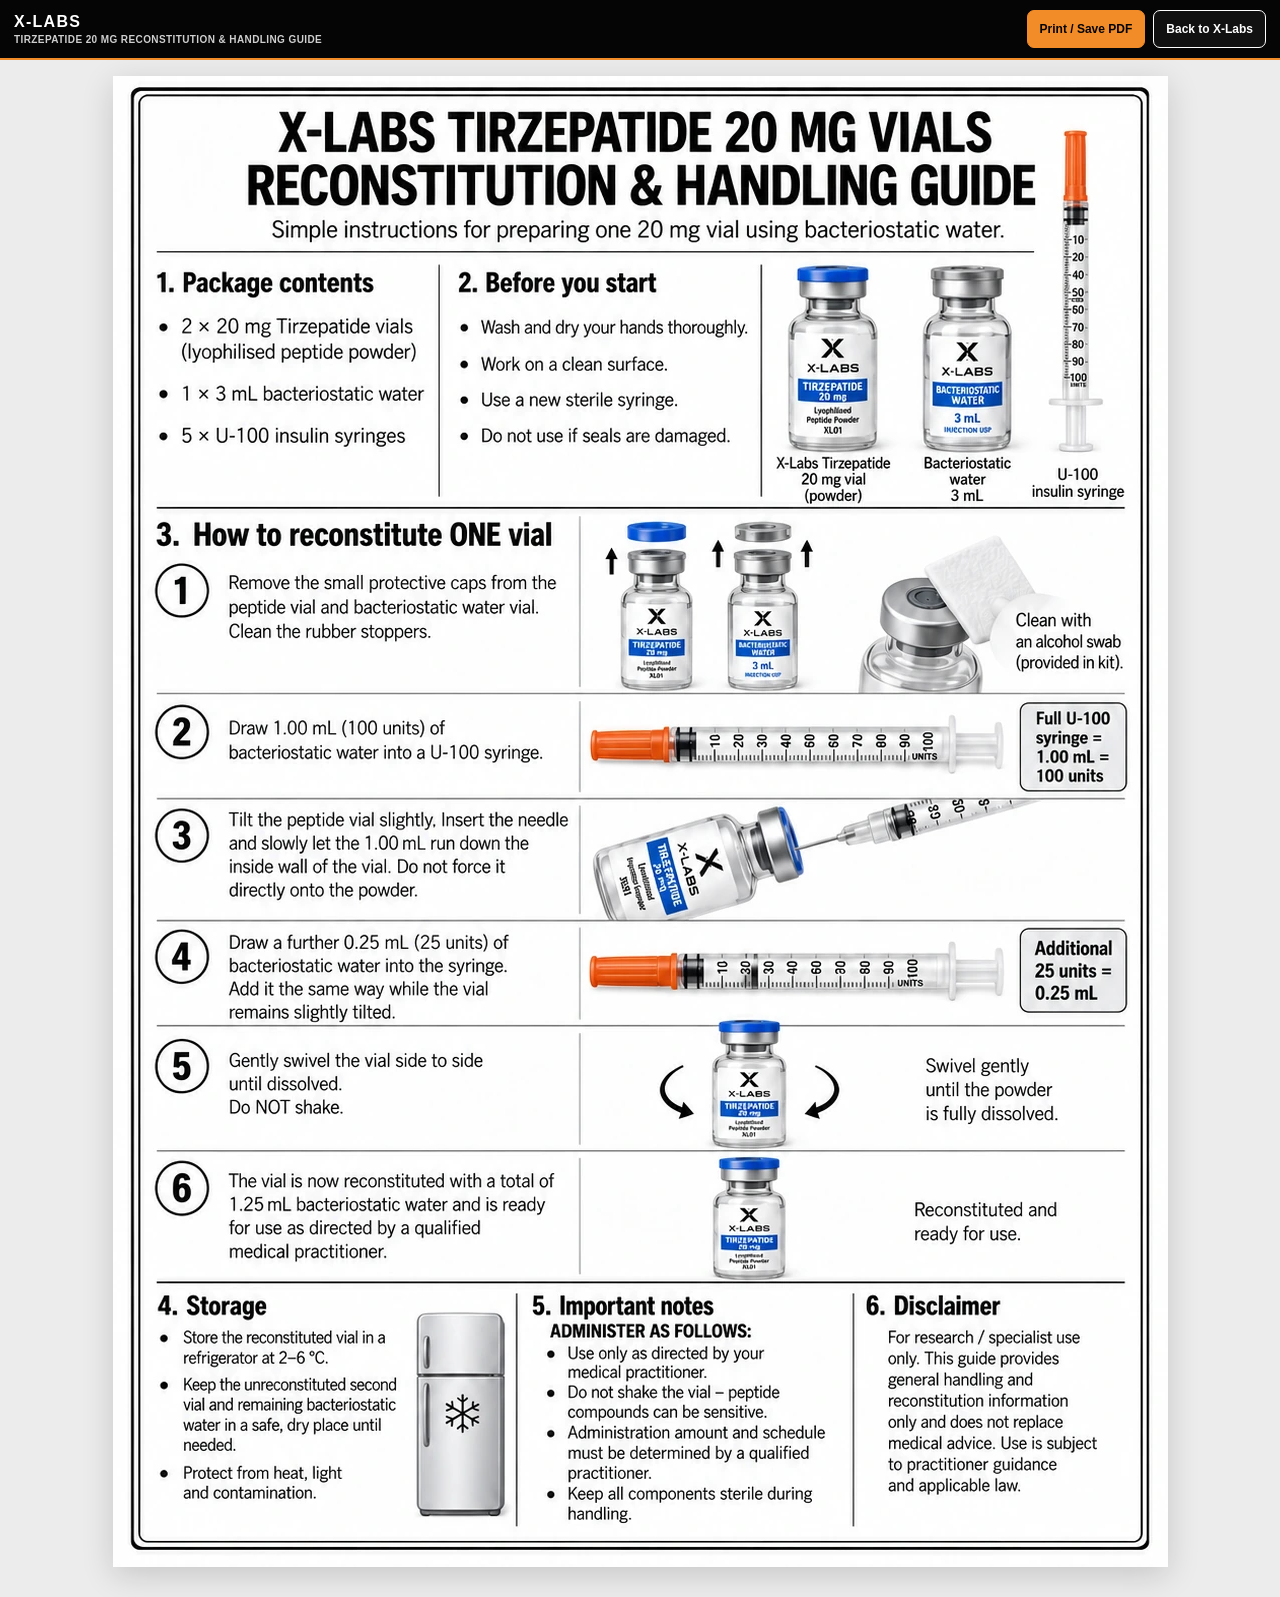
<file: g/tirz20/index.html>
<!doctype html>
<html lang="en">
<head>
<meta charset="utf-8">
<meta name="viewport" content="width=device-width,initial-scale=1,viewport-fit=cover">
<title>X-Labs | Tirzepatide Reconstitution & Handling Guide</title>
<meta name="description" content="X-Labs Tirzepatide 20 mg reconstitution and handling guide.">
<meta name="theme-color" content="#050505">
<link rel="canonical" href="https://www.xlabs.ltd/g/tirz20/">
<style>
*{box-sizing:border-box}
html,body{margin:0;background:#ececec;color:#111;font-family:Arial,Helvetica,sans-serif}
.topbar{position:sticky;top:0;z-index:10;display:flex;align-items:center;justify-content:space-between;gap:12px;padding:10px 14px;background:#050505;border-bottom:2px solid #f28c28;color:#fff}
.brand{font-weight:900;letter-spacing:.08em}
.brand small{display:block;margin-top:3px;font-size:10px;font-weight:700;letter-spacing:.04em;color:#cfcfcf}
.actions{display:flex;gap:8px;flex-wrap:wrap;justify-content:flex-end}
.btn{appearance:none;border:1px solid #fff;border-radius:7px;min-height:38px;padding:0 12px;display:inline-flex;align-items:center;justify-content:center;background:#111;color:#fff;text-decoration:none;font-weight:800;font-size:12px;cursor:pointer;white-space:nowrap}
.btn.primary{background:#f28c28;border-color:#f28c28;color:#050505}
main{padding:16px 10px 30px}
.guide{width:min(1055px,100%);margin:0 auto;background:#fff;box-shadow:0 8px 30px rgba(0,0,0,.16)}
.guide img{display:block;width:100%;height:auto}
@media(max-width:600px){.brand small{display:none}.topbar{align-items:flex-start}.btn{font-size:11px;padding:0 9px}main{padding:6px 4px 18px}}
@media print{@page{size:A4 portrait;margin:4mm}.topbar{display:none!important}html,body{background:#fff}main{padding:0}.guide{width:100%;box-shadow:none}.guide img{width:100%;height:auto;max-height:289mm;object-fit:contain}}
</style>
</head>
<body>
<header class="topbar">
  <div class="brand">X-LABS<small>TIRZEPATIDE 20 MG RECONSTITUTION &amp; HANDLING GUIDE</small></div>
  <div class="actions">
    <button class="btn primary" type="button" onclick="window.print()">Print / Save PDF</button>
    <a class="btn" href="https://www.xlabs.ltd/">Back to X-Labs</a>
  </div>
</header>
<main><div class="guide"><img src="[data-uri]" alt="X-Labs Tirzepatide 20 mg reconstitution and handling guide"></div></main>
</body>
</html>
</file>
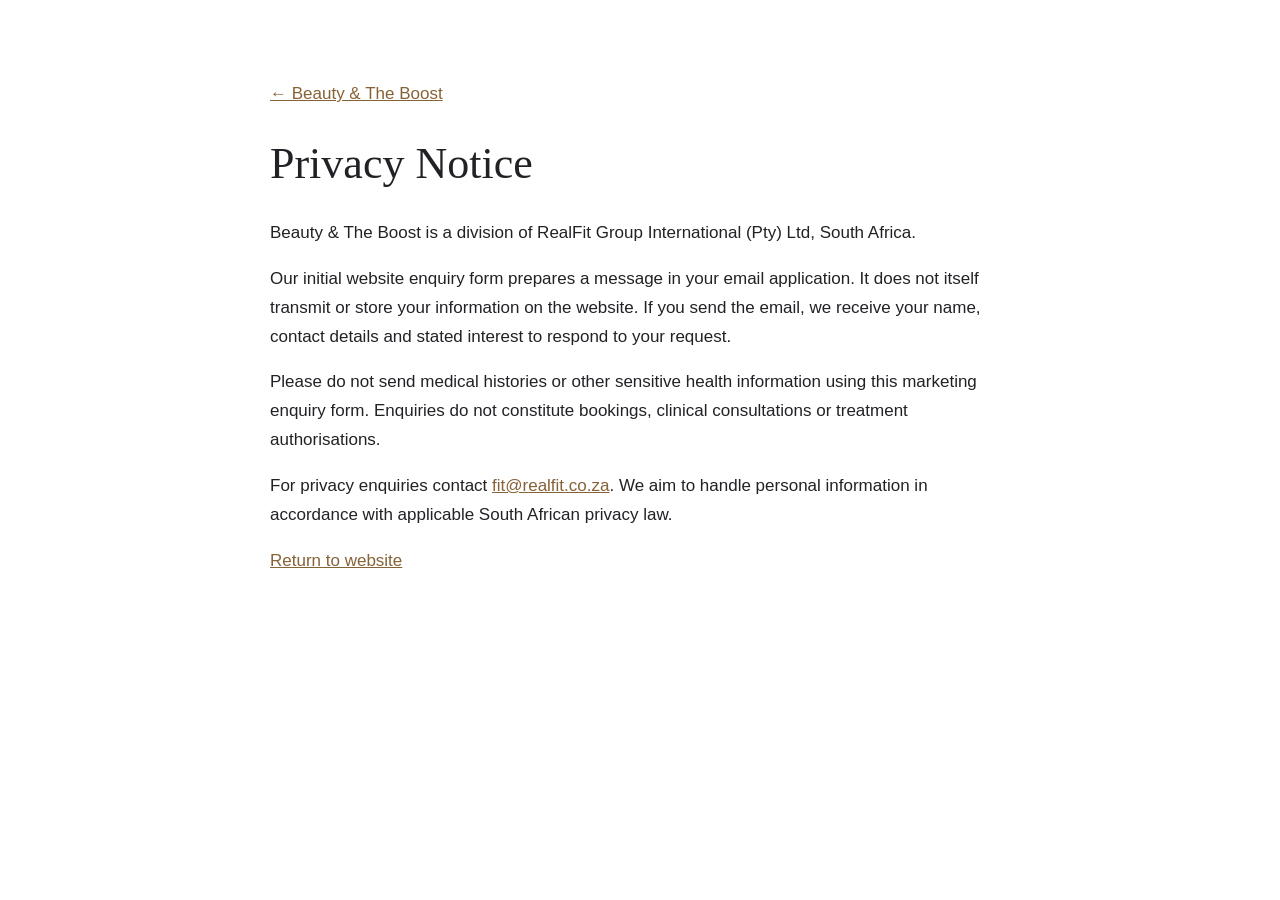
<file: beauty-and-the-boost-site/privacy.html>
<!doctype html><html lang="en"><head><meta charset="utf-8"><meta name="viewport" content="width=device-width,initial-scale=1"><title>Privacy | Beauty & The Boost</title><style>body{font:17px/1.7 Arial,sans-serif;max-width:740px;margin:60px auto;padding:20px;color:#242126}h1{font:44px Georgia,serif}a{color:#866237}</style></head><body><a href="./">← Beauty & The Boost</a><h1>Privacy Notice</h1><p>Beauty & The Boost is a division of RealFit Group International (Pty) Ltd, South Africa.</p><p>Our initial website enquiry form prepares a message in your email application. It does not itself transmit or store your information on the website. If you send the email, we receive your name, contact details and stated interest to respond to your request.</p><p>Please do not send medical histories or other sensitive health information using this marketing enquiry form. Enquiries do not constitute bookings, clinical consultations or treatment authorisations.</p><p>For privacy enquiries contact <a href="mailto:fit@realfit.co.za">fit@realfit.co.za</a>. We aim to handle personal information in accordance with applicable South African privacy law.</p><a href="./">Return to website</a></body></html>
</file>
